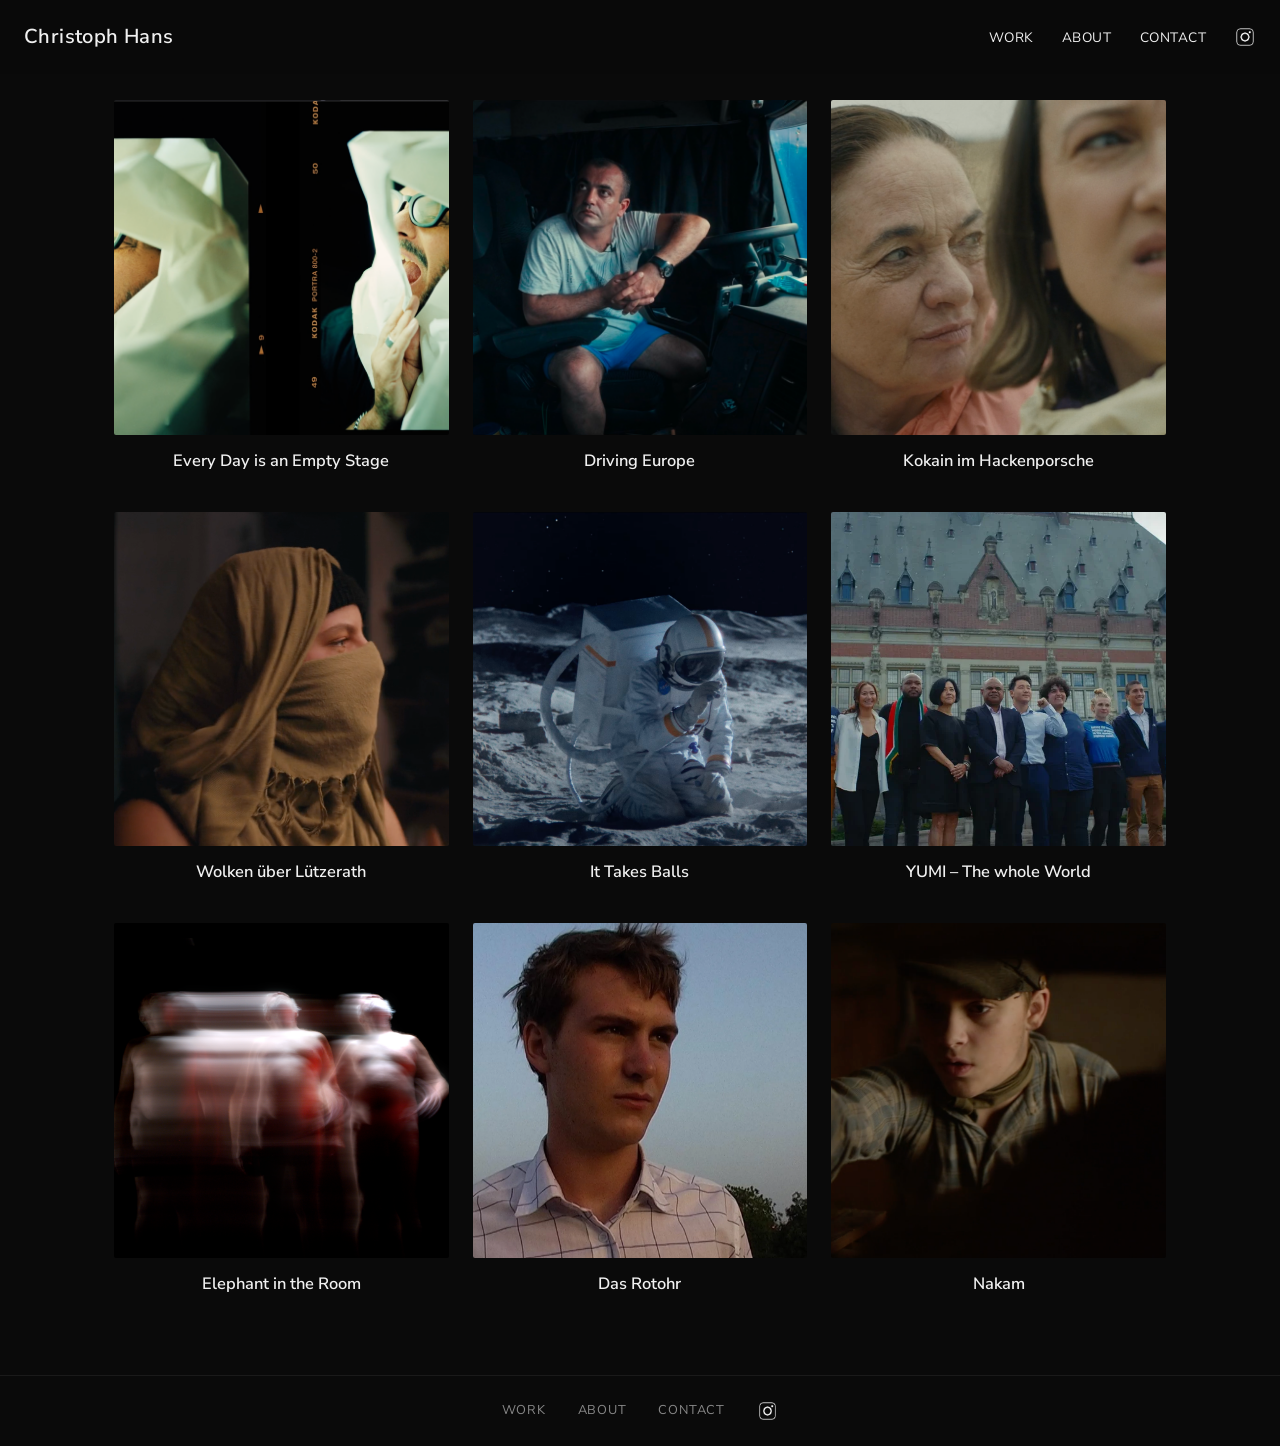
<file: index.html>
<!DOCTYPE html>

<html lang="de">
<head>
<meta charset="utf-8"/>
<meta content="width=device-width, initial-scale=1.0" name="viewport"/>
<title>Work — Christoph Hans — Christoph Hans</title>
<link href="https://fonts.googleapis.com" rel="preconnect"/>
<link crossorigin="" href="https://fonts.gstatic.com" rel="preconnect"/>
<link href="https://fonts.googleapis.com/css2?family=Manrope:wght@300;400;500;600;700;800&amp;family=Nunito+Sans:ital,wght@0,300;0,400;0,600;0,700;1,300;1,400&amp;display=swap" rel="stylesheet"/>
<link href="styles.css" rel="stylesheet"/>
</head>
<body>
<header class="site-header">
<a class="site-logo" href="index.html">Christoph Hans</a>
<button aria-label="Menu" class="menu-toggle">
<span></span><span></span><span></span>
</button>
<nav class="nav-links">
<a href="index.html">Work</a>
<a href="about.html">About</a>
<a href="contact.html">Contact</a>
<a href="https://www.instagram.com/_christophhans/" rel="noopener" target="_blank"><img alt="Instagram" class="insta-logo" src="instagram-white.png"/></a>
</nav>
</header>
<main>
<div class="project-grid">
<a class="project-card" href="every-day-is-an-empty-stage.html">
<span class="thumb"><img alt="Every Day is an Empty Stage" src="__work thumbnails/empty stage.png"/></span>
<span class="title">Every Day is an Empty Stage</span>
</a>
<a class="project-card" href="driving-europe.html">
<span class="thumb"><img alt="Driving Europe" src="__work thumbnails/driving.png"/></span>
<span class="title">Driving Europe</span>
</a>
<a class="project-card" href="kokain-im-hackenporsche.html">
<span class="thumb"><img alt="Kokain im Hackenporsche" src="__work thumbnails/Kokain.png"/></span>
<span class="title">Kokain im Hackenporsche</span>
</a>
<a class="project-card" href="wolken-ueber-luetzerath.html">
<span class="thumb"><img alt="Wolken über Lützerath" src="__work thumbnails/Lu%CC%88tzerath.png"/></span>
<span class="title">Wolken über Lützerath</span>
</a>
<a class="project-card" href="it-takes-balls.html">
<span class="thumb"><img alt="It Takes Balls" src="__work thumbnails/balls.png"/></span>
<span class="title">It Takes Balls</span>
</a>
<a class="project-card" href="yumi.html">
<span class="thumb"><img alt="YUMI - The whole World" src="__work thumbnails/Yumi.webp"/></span>
<span class="title">YUMI – The whole World</span>
</a>
<a class="project-card" href="elephant-in-the-room.html">
<span class="thumb"><img alt="Elephant in the Room" src="__work thumbnails/elephant.png"/></span>
<span class="title">Elephant in the Room</span>
</a>
<a class="project-card" href="das-rotohr.html">
<span class="thumb"><img alt="Das Rotohr" src="__work thumbnails/rotohr.jpg"/></span>
<span class="title">Das Rotohr</span>
</a>
<a class="project-card" href="nakam.html">
<span class="thumb"><img alt="Nakam" src="__work thumbnails/Nakam.png"/></span>
<span class="title">Nakam</span>
</a>
</div>
</main>
<footer class="site-footer">
<a href="index.html">Work</a>
<a href="about.html">About</a>
<a href="contact.html">Contact</a>
<a href="https://www.instagram.com/_christophhans/" rel="noopener" target="_blank"><img alt="Instagram" class="insta-logo" src="instagram-white.png"/></a>
</footer>

<script src="script.js"></script>
</body>
</html>
</file>
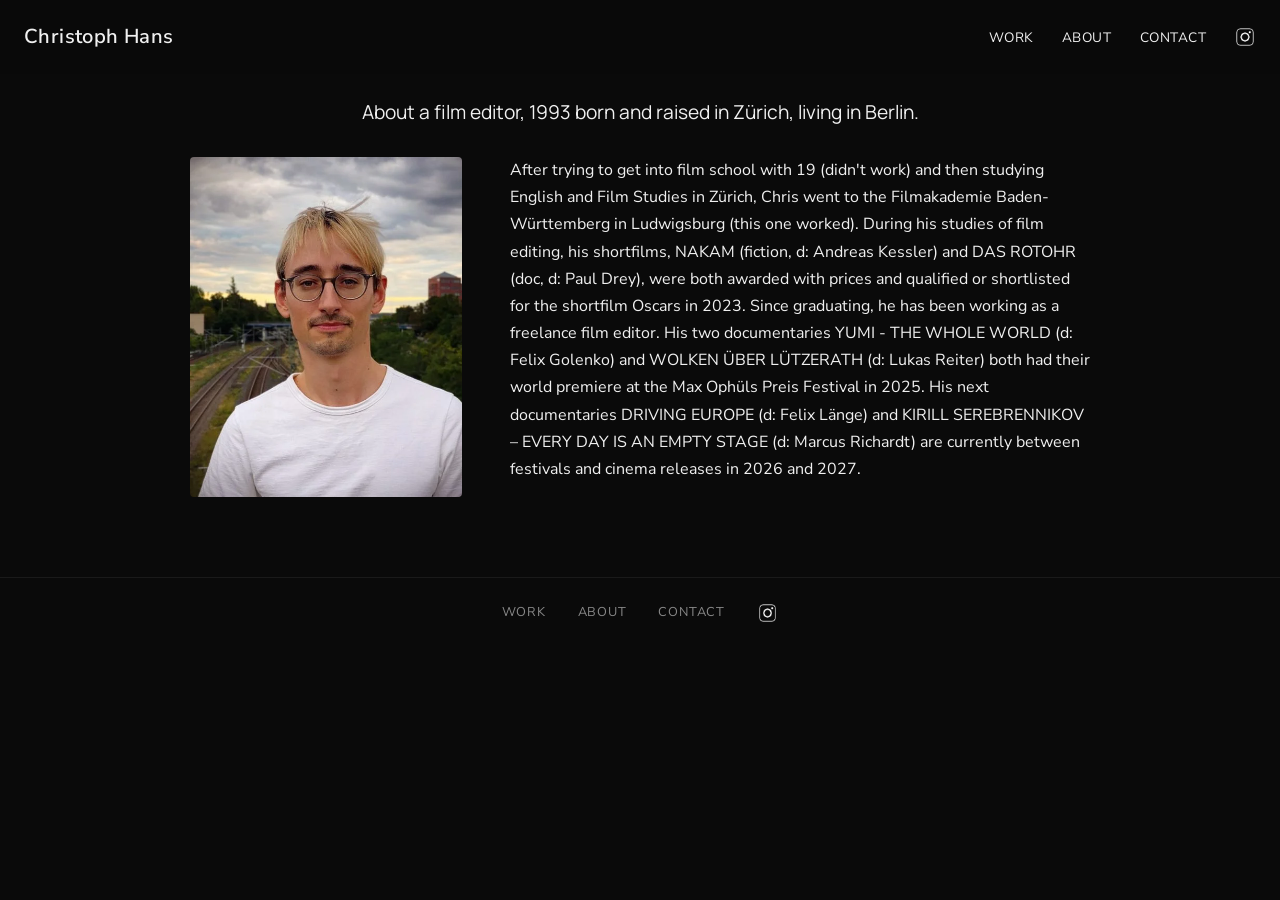
<file: about.html>
<!DOCTYPE html>

<html lang="de">
<head>
<meta charset="utf-8"/>
<meta content="width=device-width, initial-scale=1.0" name="viewport"/>
<title>About — Christoph Hans — Christoph Hans</title>
<link href="https://fonts.googleapis.com" rel="preconnect"/>
<link crossorigin="" href="https://fonts.gstatic.com" rel="preconnect"/>
<link href="https://fonts.googleapis.com/css2?family=Manrope:wght@300;400;500;600;700;800&amp;family=Nunito+Sans:ital,wght@0,300;0,400;0,600;0,700;1,300;1,400&amp;display=swap" rel="stylesheet"/>
<link href="styles.css" rel="stylesheet"/>
</head>
<body>
<header class="site-header">
<a class="site-logo" href="index.html">Christoph Hans</a>
<button aria-label="Menu" class="menu-toggle">
<span></span><span></span><span></span>
</button>
<nav class="nav-links">
<a href="index.html">Work</a>
<a href="about.html">About</a>
<a href="contact.html">Contact</a>
<a href="https://www.instagram.com/_christophhans/" rel="noopener" target="_blank"><img alt="Instagram" class="insta-logo" src="instagram-white.png"/></a>
</nav>
</header>
<main class="about-page">
<h1 class="about-header">About a film editor, 1993 born and raised in Zürich, living in Berlin.</h1><div class="about-layout"><img alt="Christoph Hans" class="about-portrait" src="214039.webp"/><div class="about-content">
<p>After trying to get into film school with 19 (didn't work) and then studying English and Film Studies in Zürich, Chris went to the Filmakademie Baden-Württemberg in Ludwigsburg (this one worked). During his studies of film editing, his shortfilms, NAKAM (fiction, d: Andreas Kessler) and DAS ROTOHR (doc, d: Paul Drey), were both awarded with prices and qualified or shortlisted for the shortfilm Oscars in 2023. Since graduating, he has been working as a freelance film editor. His two documentaries YUMI - THE WHOLE WORLD (d: Felix Golenko) and WOLKEN ÜBER LÜTZERATH (d: Lukas Reiter) both had their world premiere at the Max Ophüls Preis Festival in 2025. His next documentaries DRIVING EUROPE (d: Felix Länge) and KIRILL SEREBRENNIKOV – EVERY DAY IS AN EMPTY STAGE (d: Marcus Richardt) are currently between festivals and cinema releases in 2026 and 2027.</p>
</div></div>


</main>
<footer class="site-footer">
<a href="index.html">Work</a>
<a href="about.html">About</a>
<a href="contact.html">Contact</a>
<a href="https://www.instagram.com/_christophhans/" rel="noopener" target="_blank"><img alt="Instagram" class="insta-logo" src="instagram-white.png"/></a>
</footer>
<script src="script.js"></script>
</body>
</html>
</file>
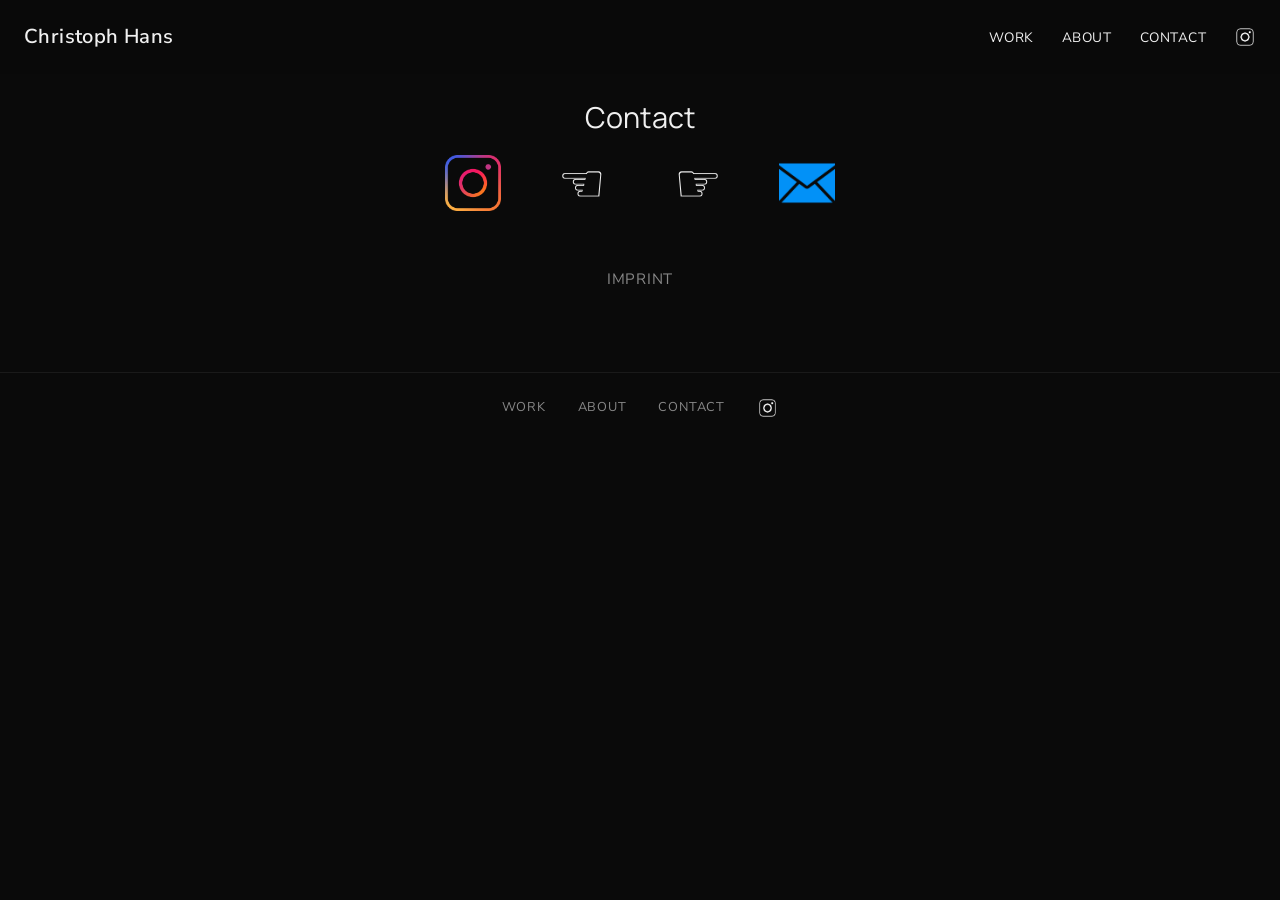
<file: contact.html>
<!DOCTYPE html>

<html lang="de">
<head>
<meta charset="utf-8"/>
<meta content="width=device-width, initial-scale=1.0" name="viewport"/>
<title>Contact — Christoph Hans — Christoph Hans</title>
<link href="https://fonts.googleapis.com" rel="preconnect"/>
<link crossorigin="" href="https://fonts.gstatic.com" rel="preconnect"/>
<link href="https://fonts.googleapis.com/css2?family=Manrope:wght@300;400;500;600;700;800&amp;family=Nunito+Sans:ital,wght@0,300;0,400;0,600;0,700;1,300;1,400&amp;display=swap" rel="stylesheet"/>
<link href="styles.css" rel="stylesheet"/>
</head>
<body>
<header class="site-header">
<a class="site-logo" href="index.html">Christoph Hans</a>
<button aria-label="Menu" class="menu-toggle">
<span></span><span></span><span></span>
</button>
<nav class="nav-links">
<a href="index.html">Work</a>
<a href="about.html">About</a>
<a href="contact.html">Contact</a>
<a href="https://www.instagram.com/_christophhans/" rel="noopener" target="_blank"><img alt="Instagram" class="insta-logo" src="instagram-white.png"/></a>
</nav>
</header>
<main class="contact-page"><div class="contact-content contact-content--icons"><h1 class="contact-title">Contact</h1><div aria-label="Contact links" class="contact-icon-row"><a aria-label="Instagram: _christophhans" class="contact-icon-link" href="https://www.instagram.com/_christophhans/" rel="noopener" target="_blank"><img alt="Instagram" class="contact-icon-image" src="contact-instagram.webp"/></a><span aria-hidden="true" class="contact-hand contact-hand--reverse">☞</span><span aria-hidden="true" class="contact-hand">☞</span><a aria-label="Email Christoph Hans" class="contact-icon-link" href="mailto:christoph.hans@outlook.com"><img alt="Email" class="contact-icon-image" src="contact-email.webp"/></a></div><a class="contact-imprint" href="imprint.html">Imprint</a></div></main>
<footer class="site-footer">
<a href="index.html">Work</a>
<a href="about.html">About</a>
<a href="contact.html">Contact</a>
<a href="https://www.instagram.com/_christophhans/" rel="noopener" target="_blank"><img alt="Instagram" class="insta-logo" src="instagram-white.png"/></a>
</footer>
<script src="script.js"></script>
</body>
</html>
</file>
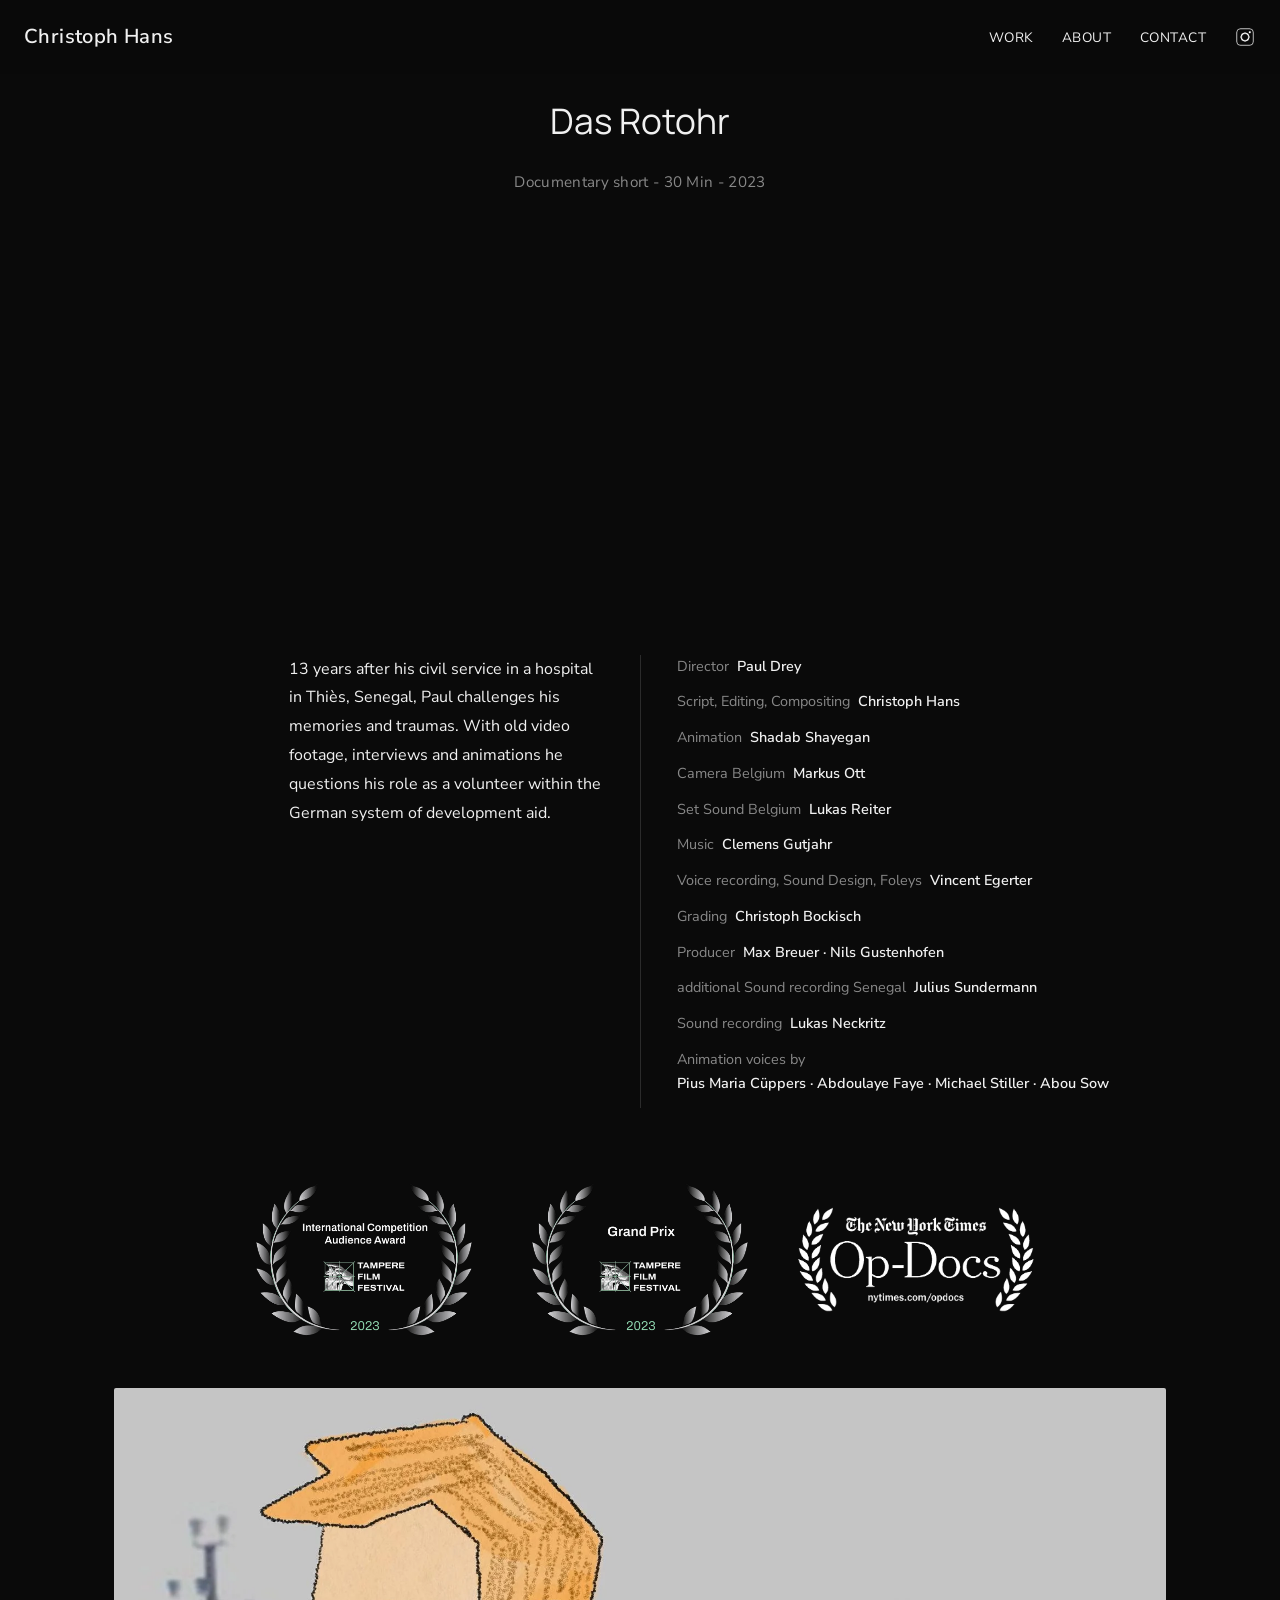
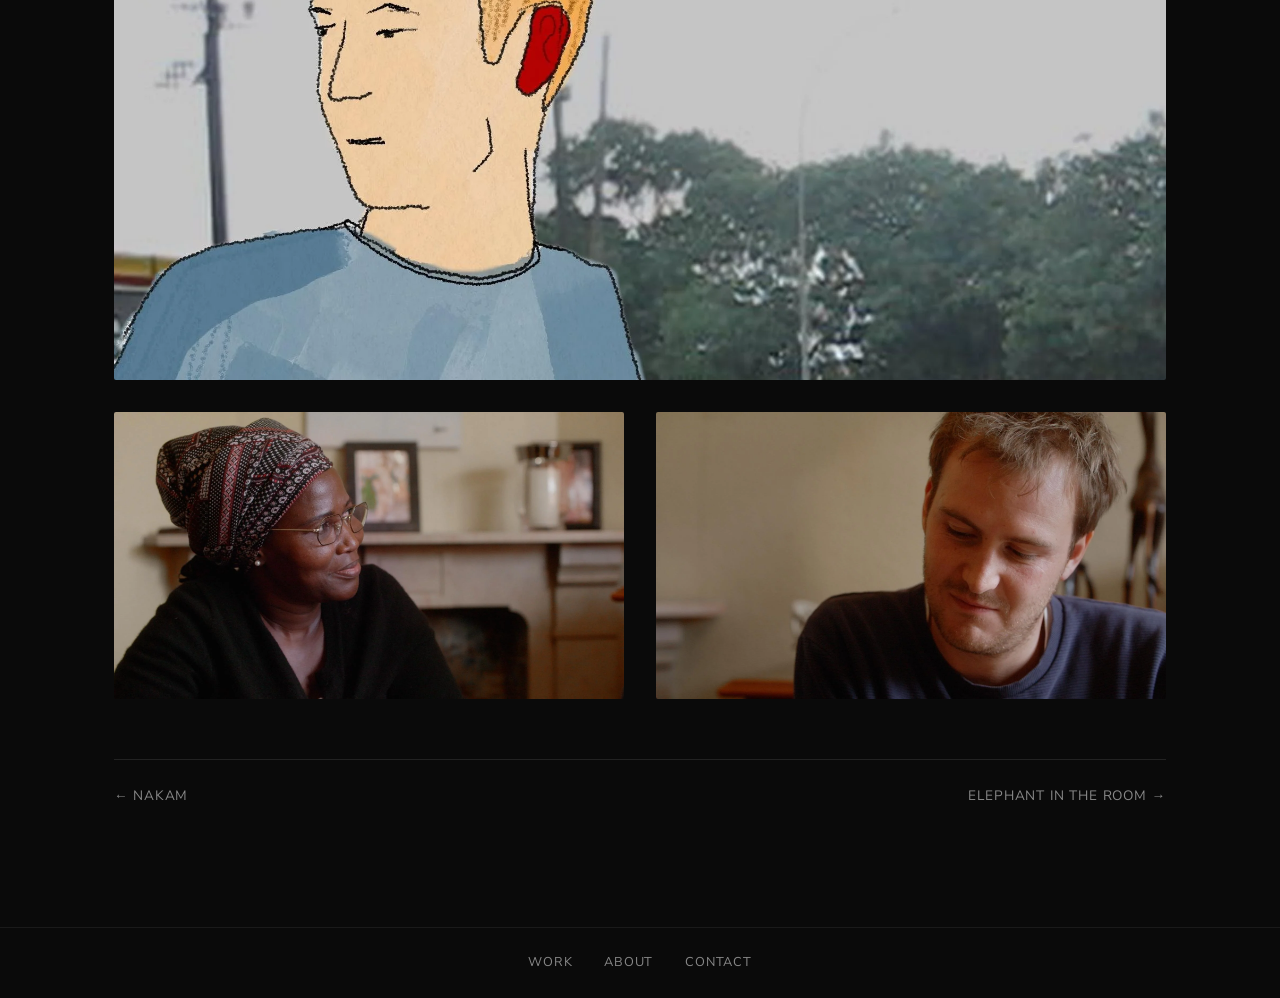
<file: das-rotohr.html>
<!DOCTYPE html>

<html lang="de">
<head>
<meta charset="utf-8"/>
<meta content="width=device-width, initial-scale=1.0" name="viewport"/>
<title>Das Rotohr — Christoph Hans</title>
<link href="https://fonts.googleapis.com" rel="preconnect"/>
<link crossorigin="" href="https://fonts.gstatic.com" rel="preconnect"/>
<link href="https://fonts.googleapis.com/css2?family=Manrope:wght@300;400;500;600;700;800&amp;family=Nunito+Sans:ital,wght@0,300;0,400;0,600;0,700;1,300;1,400&amp;display=swap" rel="stylesheet"/>
<link href="styles.css" rel="stylesheet"/>
</head>
<body>
<header class="site-header">
<a class="site-logo" href="index.html">Christoph Hans</a>
<button aria-label="Menu" class="menu-toggle">
<span></span><span></span><span></span>
</button>
<nav class="nav-links">
<a href="index.html">Work</a>
<a href="about.html">About</a>
<a href="contact.html">Contact</a>
<a href="https://www.instagram.com/_christophhans/" rel="noopener" target="_blank"><img alt="Instagram" class="insta-logo" src="instagram-white.png"/></a>
</nav>
</header>
<main>
<h1 class="project-title">Das Rotohr</h1>
<section aria-label="Project overview" class="project-overview project-overview--das-rotohr"><p class="project-meta">Documentary short - 30 Min - 2023</p><div class="project-video"><iframe allow="accelerometer; autoplay; clipboard-write; encrypted-media; gyroscope; picture-in-picture; web-share" allowfullscreen="" frameborder="0" height="315" referrerpolicy="strict-origin-when-cross-origin" src="https://www.youtube.com/embed/hkEZ2OiFVl4?si=B77hx4jfPJhMHMuo" title="YouTube video player" width="560"></iframe></div><div class="project-synopsis"><p>13 years after his civil service in a hospital in Thiès, Senegal, Paul challenges his memories and traumas. With old video footage, interviews and animations he questions his role as a volunteer within the German system of development aid.</p></div><div class="project-credits"><p>Director  <strong class="talent">Paul Drey</strong></p><p>Script, Editing, Compositing  <strong class="talent">Christoph Hans</strong></p><p>Animation  <strong class="talent">Shadab Shayegan</strong></p><p>Camera Belgium  <strong class="talent">Markus Ott</strong></p><p>Set Sound Belgium  <strong class="talent">Lukas Reiter</strong></p><p>Music  <strong class="talent">Clemens Gutjahr</strong></p><p>Voice recording, Sound Design, Foleys  <strong class="talent">Vincent Egerter</strong></p><p>Grading  <strong class="talent">Christoph Bockisch</strong></p><p>Producer  <strong class="talent">Max Breuer · Nils Gustenhofen</strong></p><p>additional Sound recording Senegal  <strong class="talent">Julius Sundermann</strong></p><p>Sound recording  <strong class="talent">Lukas Neckritz</strong></p><p>Animation voices by<br/><strong class="talent">Pius Maria Cüppers · Abdoulaye Faye · Michael Stiller · Abou Sow</strong></p></div></section>
<div class="project-laurels project-laurels--rotohr">
<img alt="Laurel" src="Das Rotohr — Christoph Hans/audience-award-white.png"/><img alt="Laurel" src="Das Rotohr — Christoph Hans/grand-prix-white.png"/><img alt="Laurel" src="Das Rotohr — Christoph Hans/nyt-opdocs-white.png"/></div>
<div class="project-images">
<img alt="Das Rotohr" src="Das Rotohr — Christoph Hans/43416fecabdf9afbbb1ae315815e0093a5670f4e-1920x1080.jpg"/><img alt="Das Rotohr" src="Das Rotohr — Christoph Hans/54a93cff73f84e6435e403a783dc9cbc12756879-1920x1080.jpg"/><img alt="Das Rotohr" src="Das Rotohr — Christoph Hans/627760e5eb863bc554281684a5e6a83c0795337d-1920x1080.jpg"/></div>
<div class="project-nav"><a class="project-previous" href="nakam.html">← Nakam</a><a class="project-next" href="elephant-in-the-room.html">Elephant in the Room →</a></div>
</main>
<footer class="site-footer">
<a href="index.html">Work</a>
<a href="about.html">About</a>
<a href="contact.html">Contact</a>
</footer>
<script src="script.js"></script>
</body>
</html>
</file>
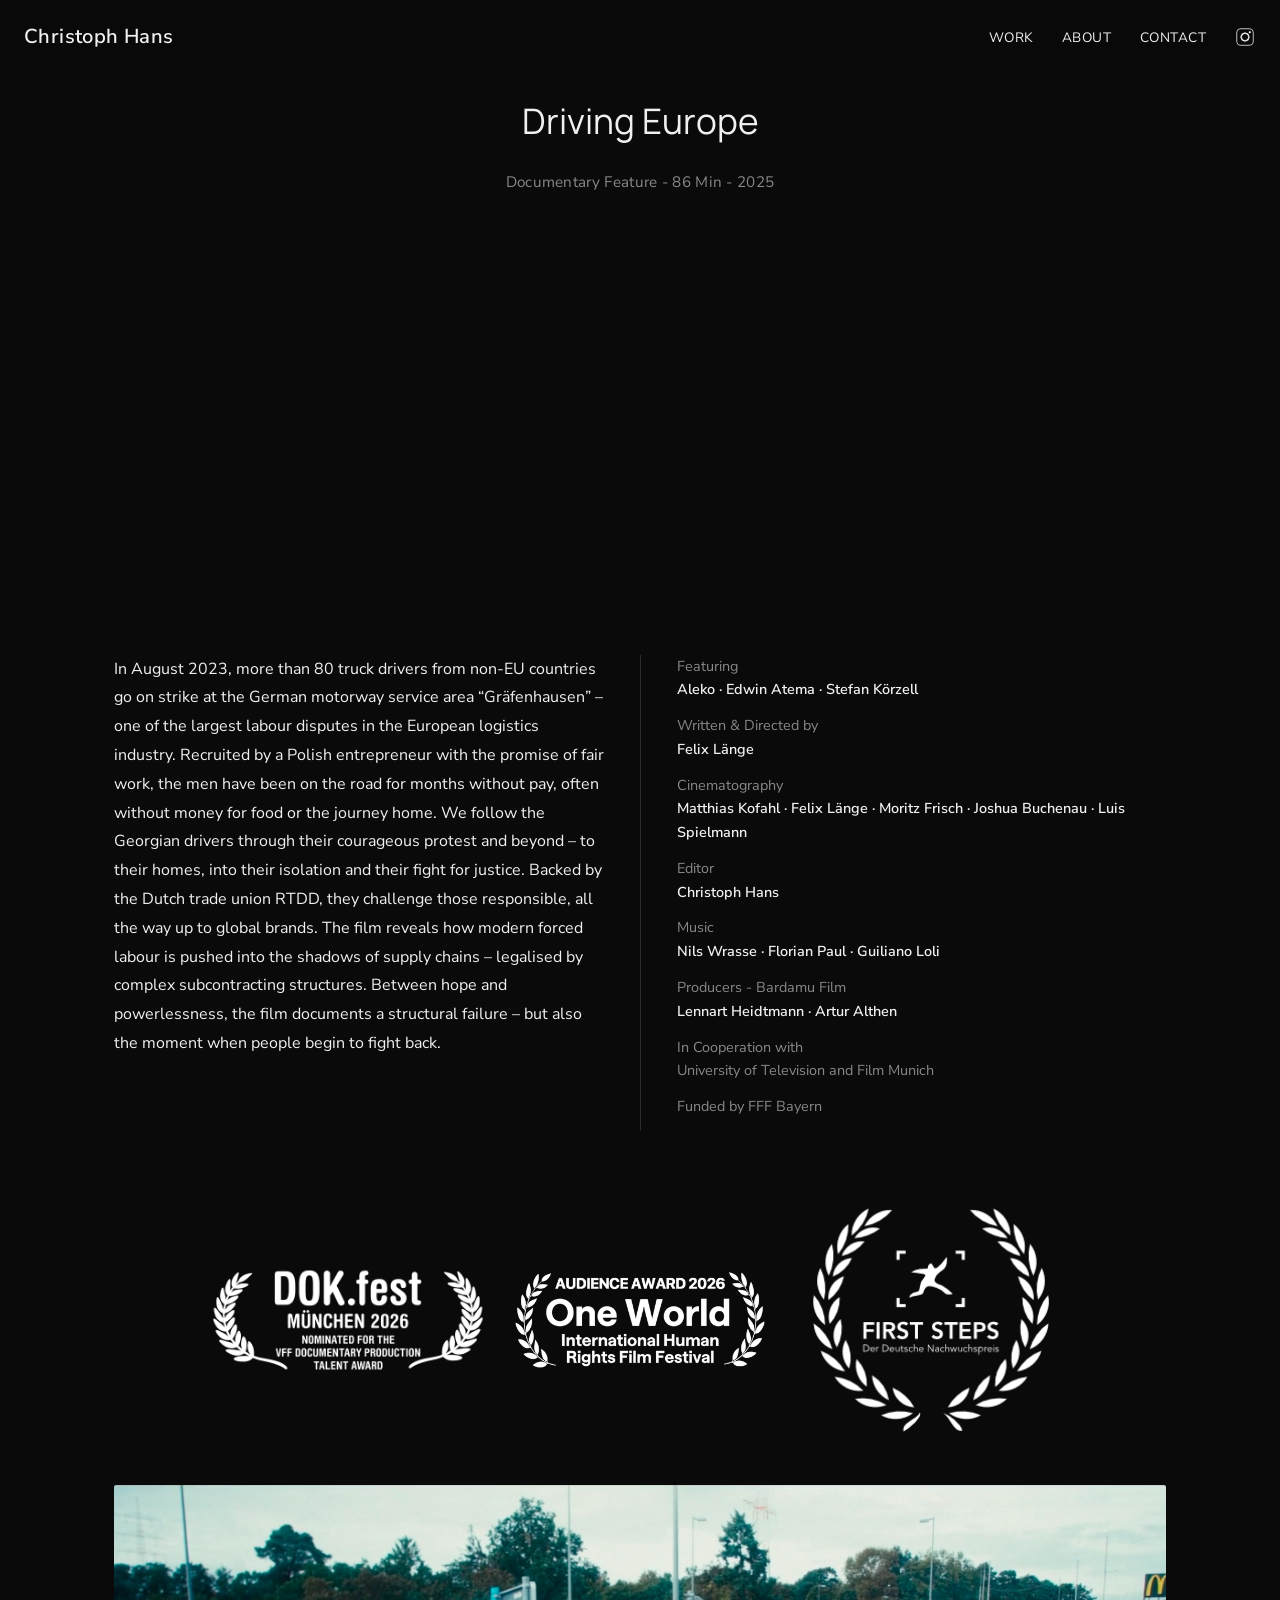
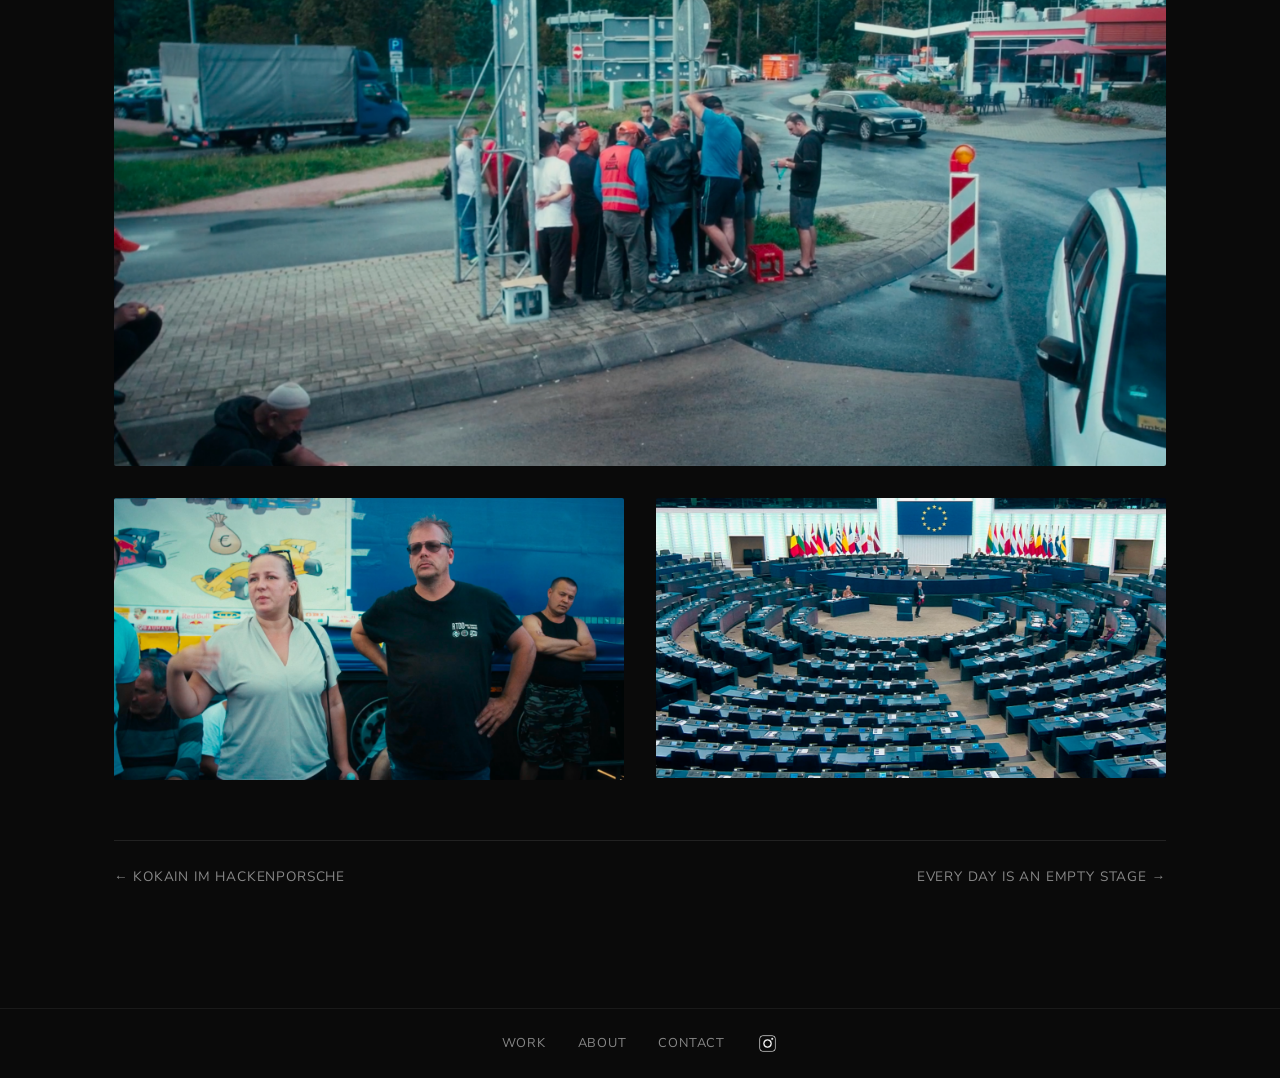
<file: driving-europe.html>
<!DOCTYPE html>

<html lang="de">
<head>
<meta charset="utf-8"/>
<meta content="width=device-width, initial-scale=1.0" name="viewport"/>
<title>Driving Europe — Christoph Hans</title>
<link href="https://fonts.googleapis.com" rel="preconnect"/>
<link crossorigin="" href="https://fonts.gstatic.com" rel="preconnect"/>
<link href="https://fonts.googleapis.com/css2?family=Manrope:wght@300;400;500;600;700;800&amp;family=Nunito+Sans:ital,wght@0,300;0,400;0,600;0,700;1,300;1,400&amp;display=swap" rel="stylesheet"/>
<link href="styles.css" rel="stylesheet"/>
</head>
<body>
<header class="site-header">
<a class="site-logo" href="index.html">Christoph Hans</a>
<button aria-label="Menu" class="menu-toggle">
<span></span><span></span><span></span>
</button>
<nav class="nav-links">
<a href="index.html">Work</a>
<a href="about.html">About</a>
<a href="contact.html">Contact</a>
<a href="https://www.instagram.com/_christophhans/" rel="noopener" target="_blank"><img alt="Instagram" class="insta-logo" src="instagram-white.png"/></a>
</nav>
</header>
<main>
<h1 class="project-title">Driving Europe</h1>
<section aria-label="Project overview" class="project-overview project-overview--driving-europe"><p class="project-meta">Documentary Feature - 86 Min - 2025</p><div class="project-video"><iframe allow="accelerometer; autoplay; clipboard-write; encrypted-media; gyroscope; picture-in-picture; web-share" allowfullscreen="" frameborder="0" height="315" referrerpolicy="strict-origin-when-cross-origin" src="https://www.youtube.com/embed/WZkTDgcNcxM?si=Y6uZeu7rUsBB2-fZ" title="YouTube video player" width="560"></iframe></div><div class="project-synopsis"><p>In August 2023, more than 80 truck drivers from non-EU countries go on strike at the German motorway service area “Gräfenhausen” – one of the largest labour disputes in the European logistics industry. Recruited by a Polish entrepreneur with the promise of fair work, the men have been on the road for months without pay, often without money for food or the journey home. We follow the Georgian drivers through their courageous protest and beyond – to their homes, into their isolation and their fight for justice. Backed by the Dutch trade union RTDD, they challenge those responsible, all the way up to global brands. The film reveals how modern forced labour is pushed into the shadows of supply chains – legalised by complex subcontracting structures. Between hope and powerlessness, the film documents a structural failure – but also the moment when people begin to fight back.</p></div><div class="project-credits"><p>Featuring<br/><strong class="talent">Aleko · Edwin Atema · Stefan Körzell</strong></p><p>Written &amp; Directed by<br/><strong class="talent">Felix Länge</strong></p><p>Cinematography<br/><strong class="talent">Matthias Kofahl · Felix Länge · Moritz Frisch · Joshua Buchenau · Luis Spielmann</strong></p><p>Editor<br/><strong class="talent">Christoph Hans</strong></p><p>Music<br/><strong class="talent">Nils Wrasse · Florian Paul · Guiliano Loli</strong></p><p>Producers - Bardamu Film<br/><strong class="talent">Lennart Heidtmann · Artur Althen</strong></p><p>In Cooperation with<br/>University of Television and Film Munich</p><p>Funded by FFF Bayern</p></div></section>
<div class="project-laurels project-laurels--driving">
<img alt="Laurel" src="Driving Europe — Christoph Hans/lorbeer-dokfest-muenchen-2026.webp"/><img alt="Laurel" src="Driving Europe — Christoph Hans/audience-award-laurell.png"/><img alt="Laurel" src="Driving Europe — Christoph Hans/frist-steps.png"/></div>
<div class="project-images">
<img alt="Driving Europe" src="Driving Europe — Christoph Hans/Screenshot-2026-10-23-at-15-25-31.png"/><img alt="Driving Europe" src="Driving Europe — Christoph Hans/Screenshot-2026-10-23-at-15-26-38.png"/><img alt="Driving Europe" src="Driving Europe — Christoph Hans/Screenshot-2026-10-23-at-15-31-05.png"/></div>
<div class="project-nav"><a class="project-previous" href="kokain-im-hackenporsche.html">← Kokain im Hackenporsche</a><a class="project-next" href="every-day-is-an-empty-stage.html">Every Day is an Empty Stage →</a></div>
</main>
<footer class="site-footer">
<a href="index.html">Work</a>
<a href="about.html">About</a>
<a href="contact.html">Contact</a>
<a href="https://www.instagram.com/_christophhans/" rel="noopener" target="_blank"><img alt="Instagram" class="insta-logo" src="instagram-white.png"/></a>
</footer>
<script src="script.js"></script>
</body>
</html>
</file>
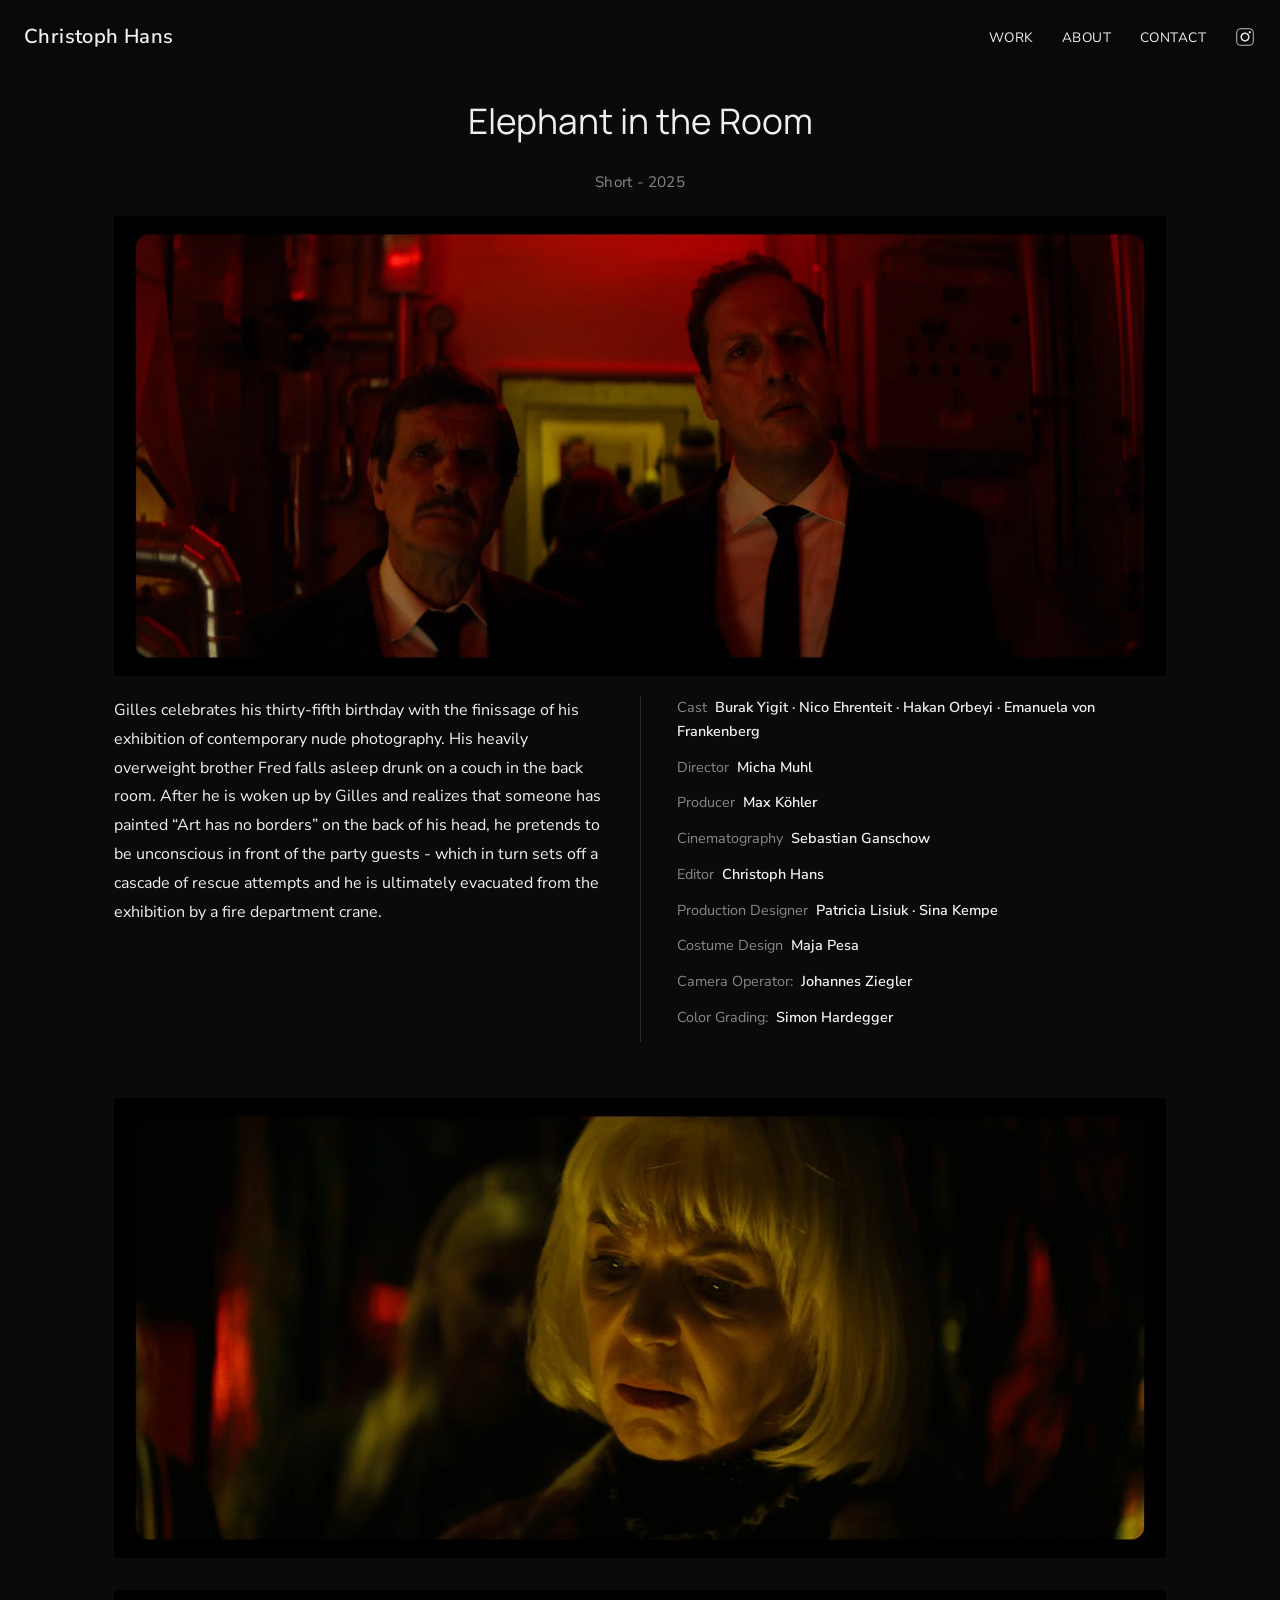
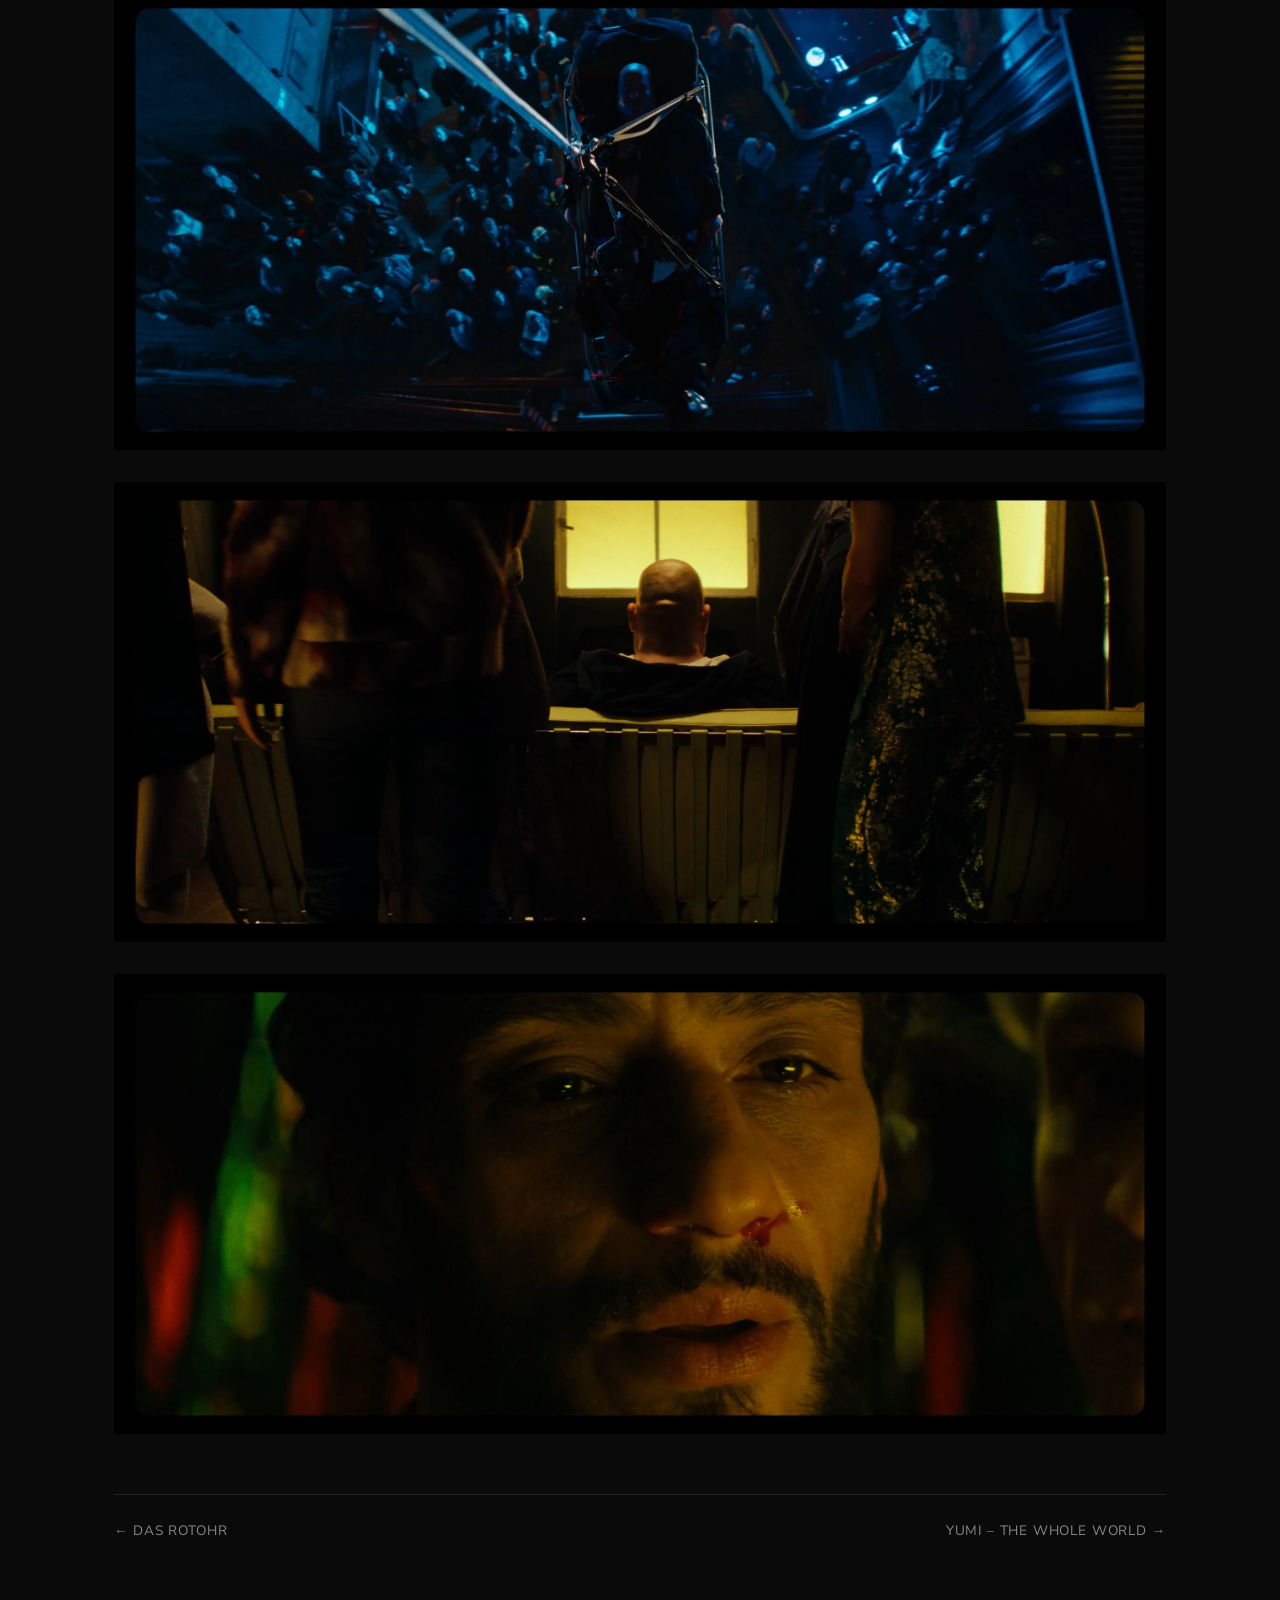
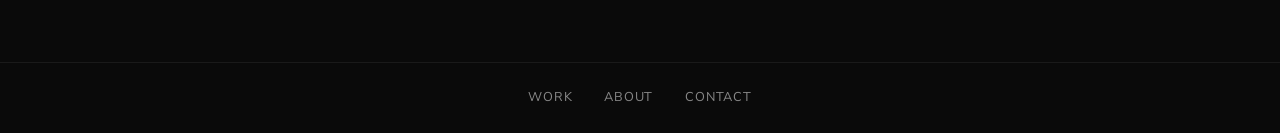
<file: elephant-in-the-room.html>
<!DOCTYPE html>

<html lang="de">
<head>
<meta charset="utf-8"/>
<meta content="width=device-width, initial-scale=1.0" name="viewport"/>
<title>Elephant in the Room — Christoph Hans</title>
<link href="https://fonts.googleapis.com" rel="preconnect"/>
<link crossorigin="" href="https://fonts.gstatic.com" rel="preconnect"/>
<link href="https://fonts.googleapis.com/css2?family=Manrope:wght@300;400;500;600;700;800&amp;family=Nunito+Sans:ital,wght@0,300;0,400;0,600;0,700;1,300;1,400&amp;display=swap" rel="stylesheet"/>
<link href="styles.css" rel="stylesheet"/>
</head>
<body>
<header class="site-header">
<a class="site-logo" href="index.html">Christoph Hans</a>
<button aria-label="Menu" class="menu-toggle">
<span></span><span></span><span></span>
</button>
<nav class="nav-links">
<a href="index.html">Work</a>
<a href="about.html">About</a>
<a href="contact.html">Contact</a>
<a href="https://www.instagram.com/_christophhans/" rel="noopener" target="_blank"><img alt="Instagram" class="insta-logo" src="instagram-white.png"/></a>
</nav>
</header>
<main>
<h1 class="project-title">Elephant in the Room</h1>
<section aria-label="Project overview" class="project-overview project-overview--elephant-in-the-room"><p class="project-meta">Short - 2025</p><div class="project-lead-image"><img alt="Elephant in the Room" src="Elephant in the Room — Christoph Hans/Elephant_1-1-3_Copyright-Filmakademie-Baden-Württemberg.jpg"/></div><div class="project-synopsis"><p>Gilles celebrates his thirty-fifth birthday with the finissage of his exhibition of contemporary nude photography. His heavily overweight brother Fred falls asleep drunk on a couch in the back room. After he is woken up by Gilles and realizes that someone has painted “Art has no borders” on the back of his head, he pretends to be unconscious in front of the party guests - which in turn sets off a cascade of rescue attempts and he is ultimately evacuated from the exhibition by a fire department crane.</p></div><div class="project-credits"><p>Cast  <strong class="talent">Burak Yigit · Nico Ehrenteit · Hakan Orbeyi · Emanuela von Frankenberg</strong></p><p>Director  <strong class="talent">Micha Muhl</strong></p><p>Producer  <strong class="talent">Max Köhler</strong></p><p>Cinematography  <strong class="talent">Sebastian Ganschow</strong></p><p>Editor  <strong class="talent">Christoph Hans</strong></p><p>Production Designer  <strong class="talent">Patricia Lisiuk · Sina Kempe</strong></p><p>Costume Design  <strong class="talent">Maja Pesa</strong></p><p>Camera Operator:  <strong class="talent">Johannes Ziegler</strong></p><p>Color Grading:  <strong class="talent">Simon Hardegger</strong></p></div></section>
<div class="project-images project-images--elephant">
<figure class="project-image-frame"><img alt="Elephant in the Room" src="Elephant in the Room — Christoph Hans/Elephant_1-1-6_Copyright-Filmakademie-Baden-Württemberg.jpg"/></figure><figure class="project-image-frame"><img alt="Elephant in the Room" src="Elephant in the Room — Christoph Hans/Elephant_1-1-12_Copyright-Filmakademie-Baden-Württemberg.jpg"/></figure><figure class="project-image-frame"><img alt="Elephant in the Room" src="Elephant in the Room — Christoph Hans/Elephant_1-1-1_Copyright-Filmakademie-Baden-Württemberg.jpg"/></figure><figure class="project-image-frame"><img alt="Elephant in the Room" src="Elephant in the Room — Christoph Hans/Elephant_1-1-9_Copyright-Filmakademie-Baden-Württemberg.jpg"/></figure></div>
<div class="project-nav"><a class="project-previous" href="das-rotohr.html">← Das Rotohr</a><a class="project-next" href="yumi.html">YUMI – The whole World →</a></div>
</main>
<footer class="site-footer">
<a href="index.html">Work</a>
<a href="about.html">About</a>
<a href="contact.html">Contact</a>
</footer>
<script src="script.js"></script>
</body>
</html>
</file>
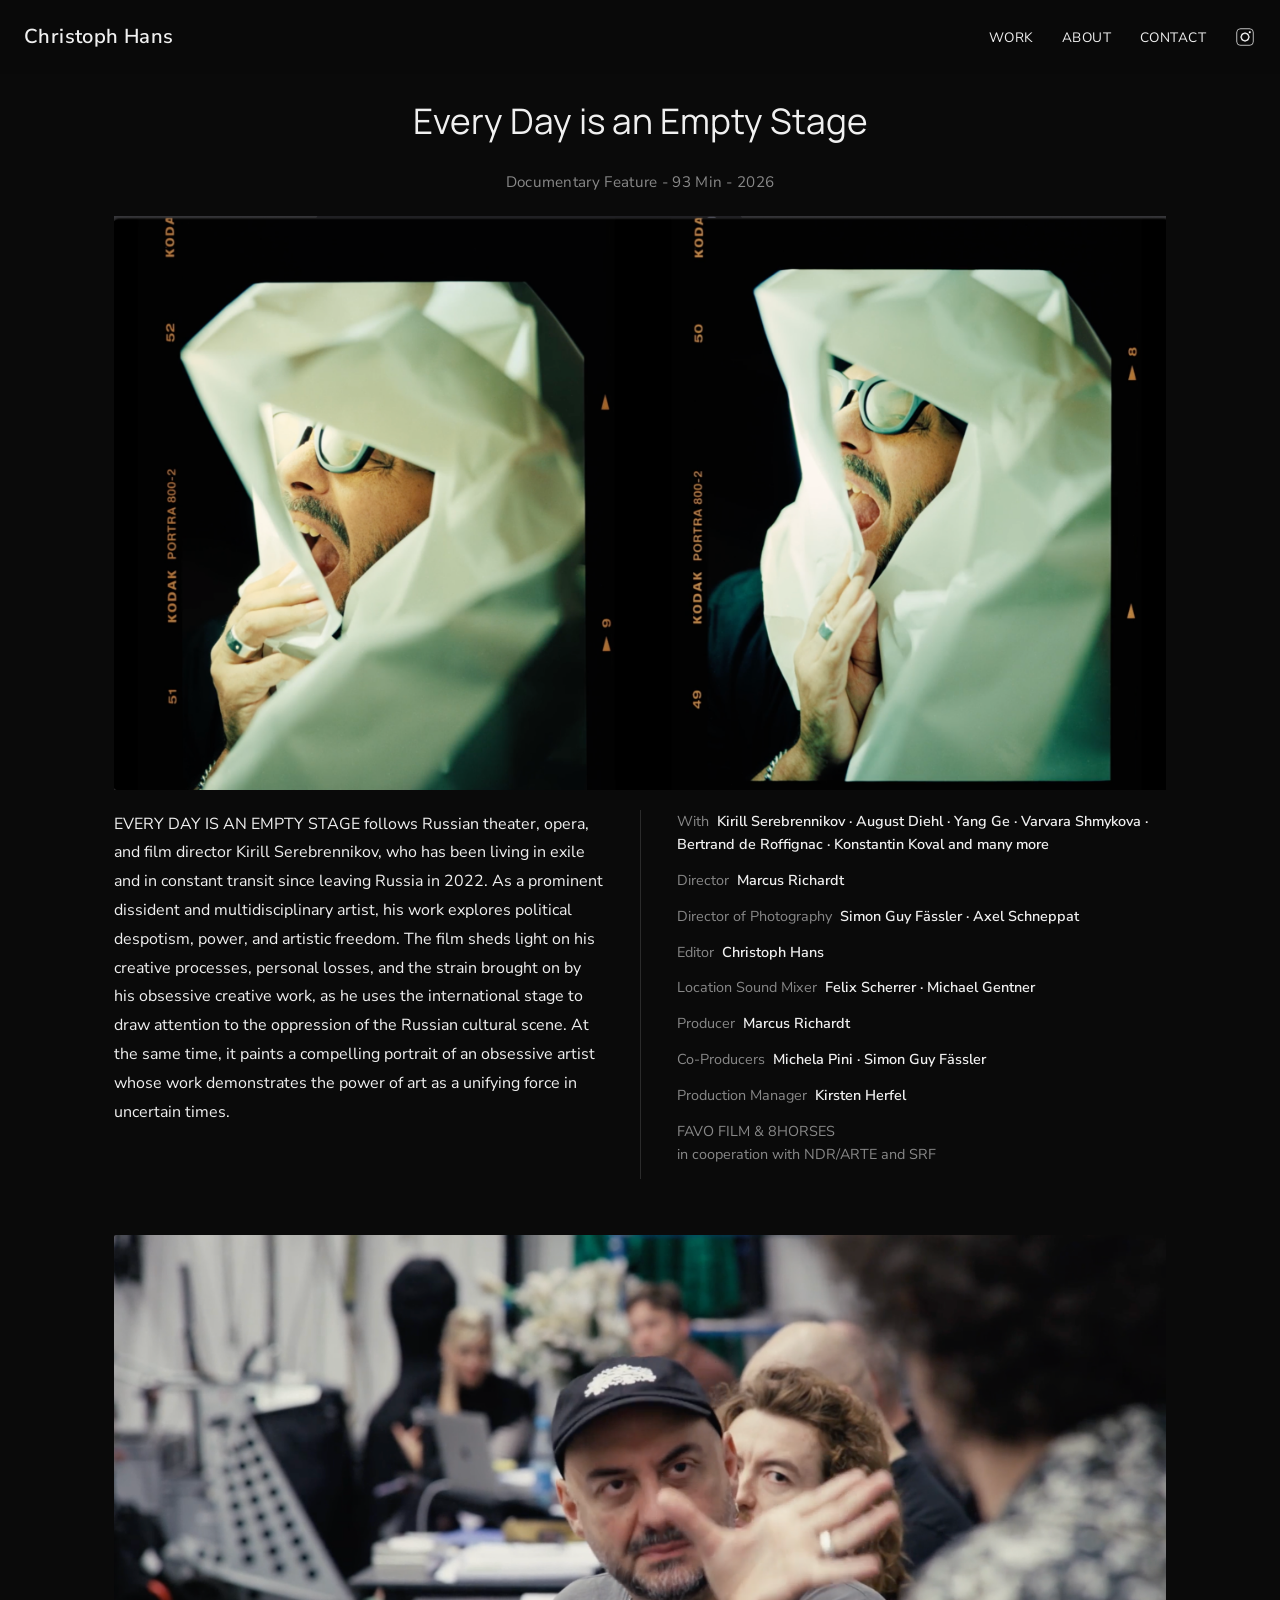
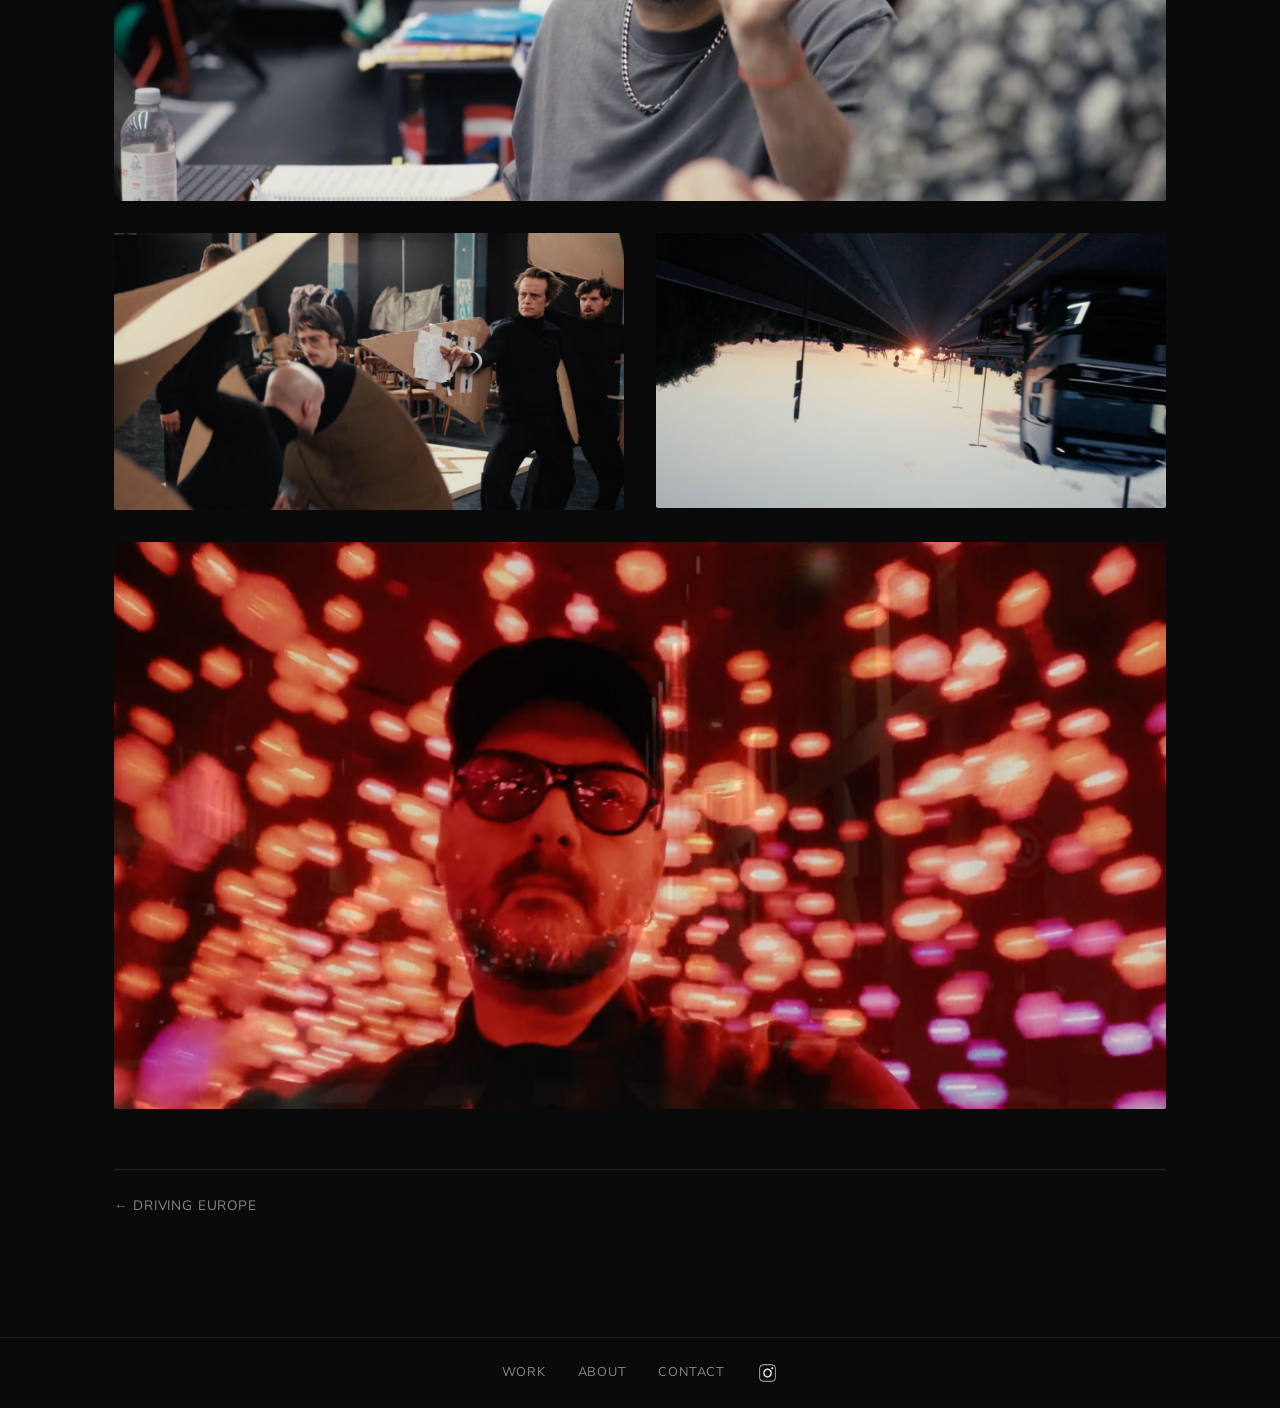
<file: every-day-is-an-empty-stage.html>
<!DOCTYPE html>

<html lang="de">
<head>
<meta charset="utf-8"/>
<meta content="width=device-width, initial-scale=1.0" name="viewport"/>
<title>Every Day is an Empty Stage — Christoph Hans</title>
<link href="https://fonts.googleapis.com" rel="preconnect"/>
<link crossorigin="" href="https://fonts.gstatic.com" rel="preconnect"/>
<link href="https://fonts.googleapis.com/css2?family=Manrope:wght@300;400;500;600;700;800&amp;family=Nunito+Sans:ital,wght@0,300;0,400;0,600;0,700;1,300;1,400&amp;display=swap" rel="stylesheet"/>
<link href="styles.css" rel="stylesheet"/>
</head>
<body>
<header class="site-header">
<a class="site-logo" href="index.html">Christoph Hans</a>
<button aria-label="Menu" class="menu-toggle">
<span></span><span></span><span></span>
</button>
<nav class="nav-links">
<a href="index.html">Work</a>
<a href="about.html">About</a>
<a href="contact.html">Contact</a>
<a href="https://www.instagram.com/_christophhans/" rel="noopener" target="_blank"><img alt="Instagram" class="insta-logo" src="instagram-white.png"/></a>
</nav>
</header>
<main>
<h1 class="project-title">Every Day is an Empty Stage</h1>
<section aria-label="Project overview" class="project-overview project-overview--every-day-is-an-empty-stage"><p class="project-meta">Documentary Feature - 93 Min - 2026</p><div class="project-lead-image"><img alt="Every Day is an Empty Stage" src="Every Day is an Empty Stage — Christoph Hans/Screenshot-2026-10-23-at-14-31-32.png"/></div><div class="project-synopsis"><p>EVERY DAY IS AN EMPTY STAGE follows Russian theater, opera, and film director Kirill Serebrennikov, who has been living in exile and in constant transit since leaving Russia in 2022. As a prominent dissident and multidisciplinary artist, his work explores political despotism, power, and artistic freedom. The film sheds light on his creative processes, personal losses, and the strain brought on by his obsessive creative work, as he uses the international stage to draw attention to the oppression of the Russian cultural scene. At the same time, it paints a compelling portrait of an obsessive artist whose work demonstrates the power of art as a unifying force in uncertain times.</p></div><div class="project-credits"><p>With  <strong class="talent">Kirill Serebrennikov · August Diehl · Yang Ge · Varvara Shmykova · Bertrand de Roffignac · Konstantin Koval and many more</strong></p><p>Director  <strong class="talent">Marcus Richardt</strong></p><p>Director of Photography  <strong class="talent">Simon Guy Fässler · Axel Schneppat</strong></p><p>Editor  <strong class="talent">Christoph Hans</strong></p><p>Location Sound Mixer  <strong class="talent">Felix Scherrer · Michael Gentner</strong></p><p>Producer  <strong class="talent">Marcus Richardt</strong></p><p>Co-Producers  <strong class="talent">Michela Pini · Simon Guy Fässler</strong></p><p>Production Manager  <strong class="talent">Kirsten Herfel</strong></p><p>FAVO FILM &amp; 8HORSES<br/><span style="font-size: 14.4px;">in cooperation with NDR/ARTE and SRF</span><br/></p></div></section>
<div class="project-cast">
</div>
<div class="project-production">
</div>
<div class="project-images">
<img alt="Every Day is an Empty Stage" src="Every Day is an Empty Stage — Christoph Hans/Screenshot-2026-10-23-at-15-08-00.png"/><img alt="Every Day is an Empty Stage" src="Every Day is an Empty Stage — Christoph Hans/Screenshot-2026-10-23-at-15-10-26.png"/><img alt="Every Day is an Empty Stage" src="Every Day is an Empty Stage — Christoph Hans/Screenshot-2026-10-23-at-15-06-47.png"/><img alt="Every Day is an Empty Stage" src="Every Day is an Empty Stage — Christoph Hans/Screenshot-2026-10-23-at-15-08-25.png"/></div>
<div class="project-nav"><a class="project-previous" href="driving-europe.html">← Driving Europe</a><span></span></div>
</main>
<footer class="site-footer">
<a href="index.html">Work</a>
<a href="about.html">About</a>
<a href="contact.html">Contact</a>
<a href="https://www.instagram.com/_christophhans/" rel="noopener" target="_blank"><img alt="Instagram" class="insta-logo" src="instagram-white.png"/></a>
</footer>
<script src="script.js"></script>
</body>
</html>
</file>
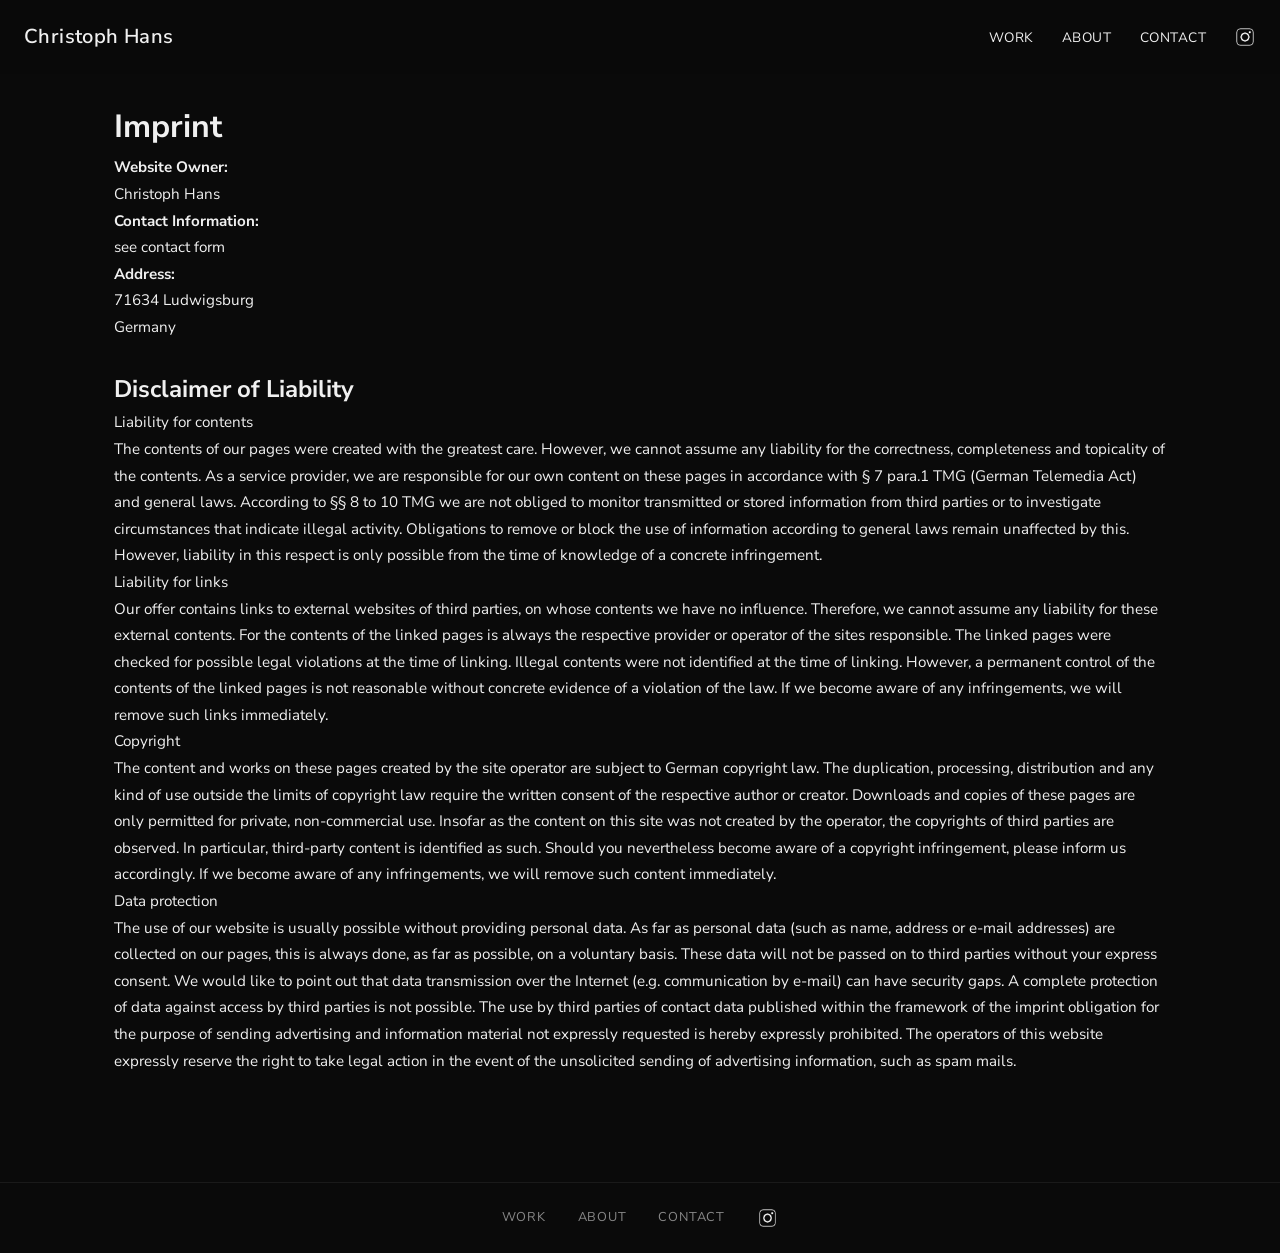
<file: imprint.html>
<!DOCTYPE html>

<html lang="de">
<head>
<meta charset="utf-8"/>
<meta content="width=device-width, initial-scale=1.0" name="viewport"/>
<title>Imprint — Christoph Hans — Christoph Hans</title>
<link href="https://fonts.googleapis.com" rel="preconnect"/>
<link crossorigin="" href="https://fonts.gstatic.com" rel="preconnect"/>
<link href="https://fonts.googleapis.com/css2?family=Manrope:wght@300;400;500;600;700;800&amp;family=Nunito+Sans:ital,wght@0,300;0,400;0,600;0,700;1,300;1,400&amp;display=swap" rel="stylesheet"/>
<link href="styles.css" rel="stylesheet"/>
</head>
<body>
<header class="site-header">
<a class="site-logo" href="index.html">Christoph Hans</a>
<button aria-label="Menu" class="menu-toggle">
<span></span><span></span><span></span>
</button>
<nav class="nav-links">
<a href="index.html">Work</a>
<a href="about.html">About</a>
<a href="contact.html">Contact</a>
<a href="https://www.instagram.com/_christophhans/" rel="noopener" target="_blank"><img alt="Instagram" class="insta-logo" src="instagram-white.png"/></a>
</nav>
</header>
<main>
<h1 class="page-title">Imprint</h1>
<div class="imprint-content">
<div class="imprint-section">
<p><strong>Website Owner:</strong><br/>Christoph Hans</p>
<p><strong>Contact Information:</strong><br/>see contact form</p>
<p><strong>Address:</strong><br/>71634 Ludwigsburg<br/>Germany</p>
</div>
<div class="imprint-section">
<h2>Disclaimer of Liability</h2>
<p>Liability for contents<br/>The contents of our pages were created with the greatest care. However, we cannot assume any liability for the correctness, completeness and topicality of the contents. As a service provider, we are responsible for our own content on these pages in accordance with § 7 para.1 TMG (German Telemedia Act) and general laws. According to §§ 8 to 10 TMG we are not obliged to monitor transmitted or stored information from third parties or to investigate circumstances that indicate illegal activity. Obligations to remove or block the use of information according to general laws remain unaffected by this. However, liability in this respect is only possible from the time of knowledge of a concrete infringement.</p>
<p>Liability for links<br/>Our offer contains links to external websites of third parties, on whose contents we have no influence. Therefore, we cannot assume any liability for these external contents. For the contents of the linked pages is always the respective provider or operator of the sites responsible. The linked pages were checked for possible legal violations at the time of linking. Illegal contents were not identified at the time of linking. However, a permanent control of the contents of the linked pages is not reasonable without concrete evidence of a violation of the law. If we become aware of any infringements, we will remove such links immediately.</p>
<p>Copyright<br/>The content and works on these pages created by the site operator are subject to German copyright law. The duplication, processing, distribution and any kind of use outside the limits of copyright law require the written consent of the respective author or creator. Downloads and copies of these pages are only permitted for private, non-commercial use. Insofar as the content on this site was not created by the operator, the copyrights of third parties are observed. In particular, third-party content is identified as such. Should you nevertheless become aware of a copyright infringement, please inform us accordingly. If we become aware of any infringements, we will remove such content immediately.</p>
<p>Data protection<br/>The use of our website is usually possible without providing personal data. As far as personal data (such as name, address or e-mail addresses) are collected on our pages, this is always done, as far as possible, on a voluntary basis. These data will not be passed on to third parties without your express consent. We would like to point out that data transmission over the Internet (e.g. communication by e-mail) can have security gaps. A complete protection of data against access by third parties is not possible. The use by third parties of contact data published within the framework of the imprint obligation for the purpose of sending advertising and information material not expressly requested is hereby expressly prohibited. The operators of this website expressly reserve the right to take legal action in the event of the unsolicited sending of advertising information, such as spam mails.</p>
</div>
</div>
</main>
<footer class="site-footer">
<a href="index.html">Work</a>
<a href="about.html">About</a>
<a href="contact.html">Contact</a>
<a href="https://www.instagram.com/_christophhans/" rel="noopener" target="_blank"><img alt="Instagram" class="insta-logo" src="instagram-white.png"/></a>
</footer>

<script src="script.js"></script>
</body>
</html>
</file>
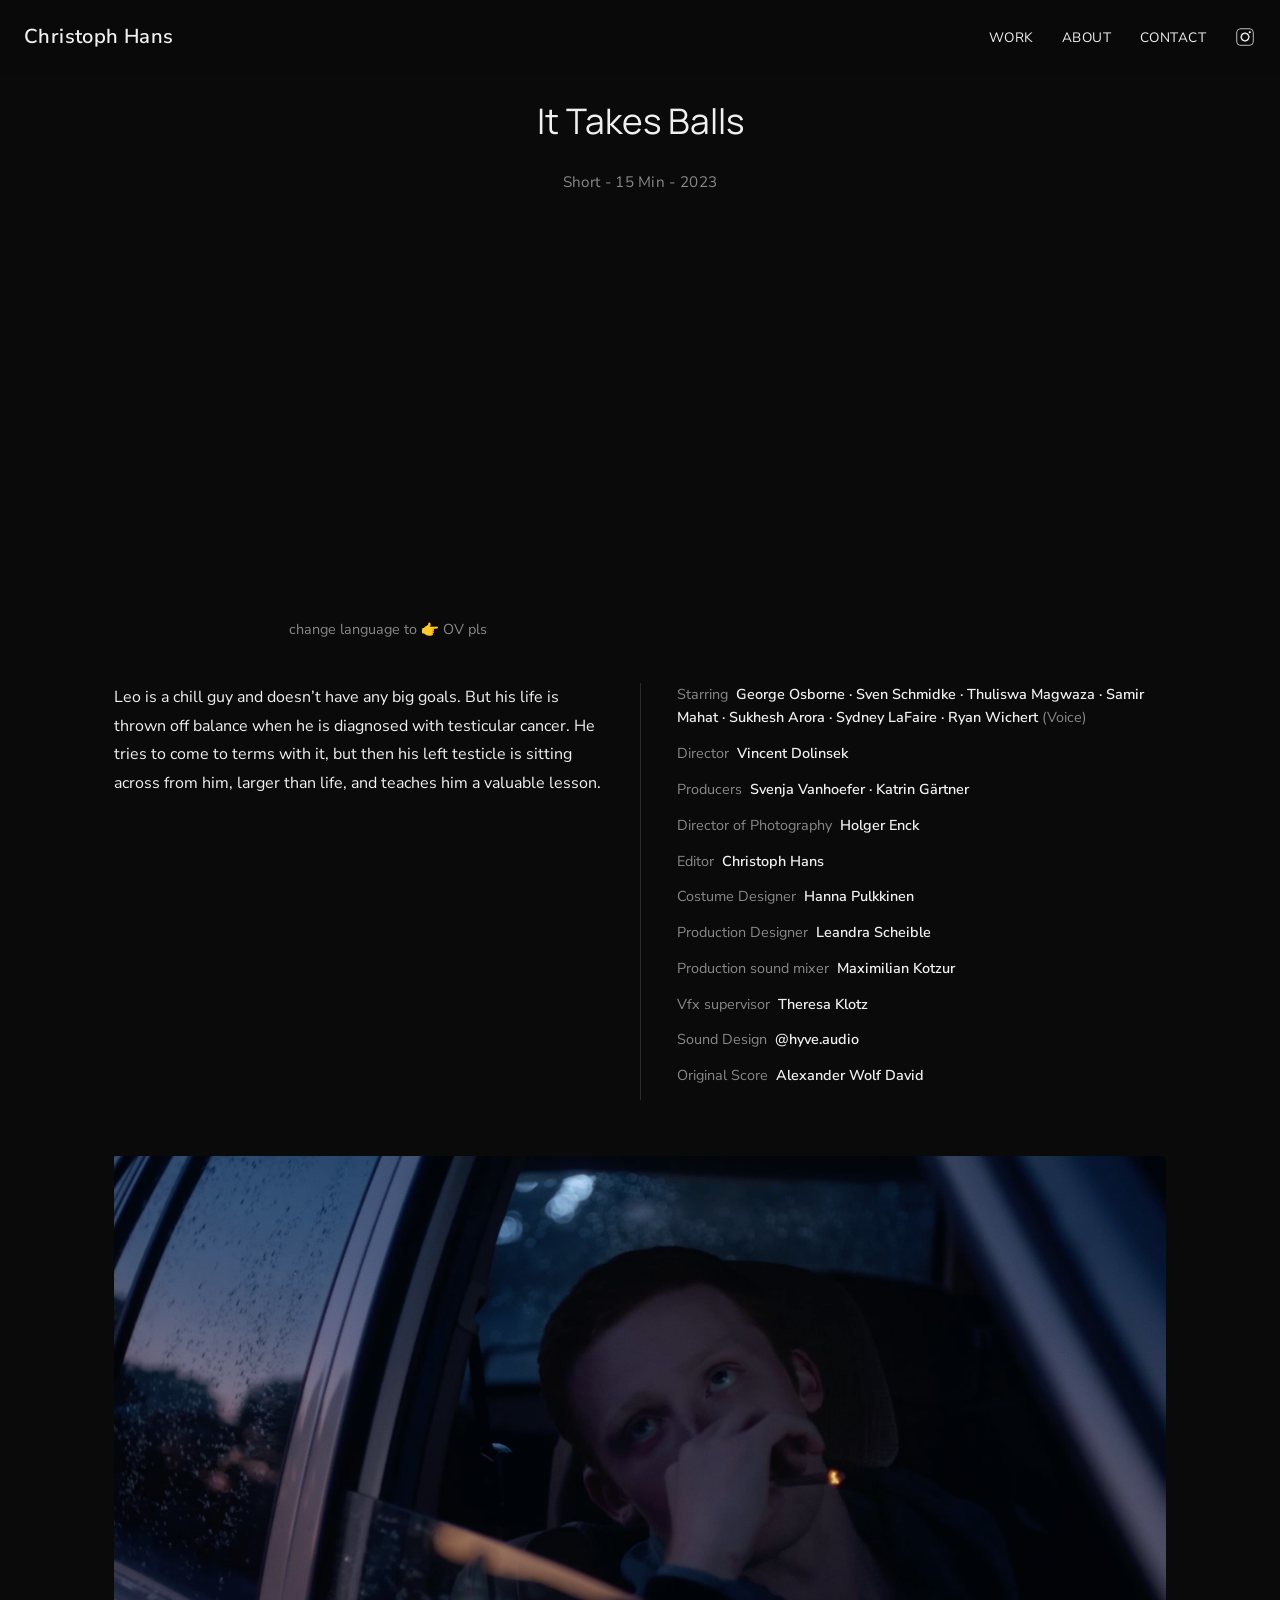
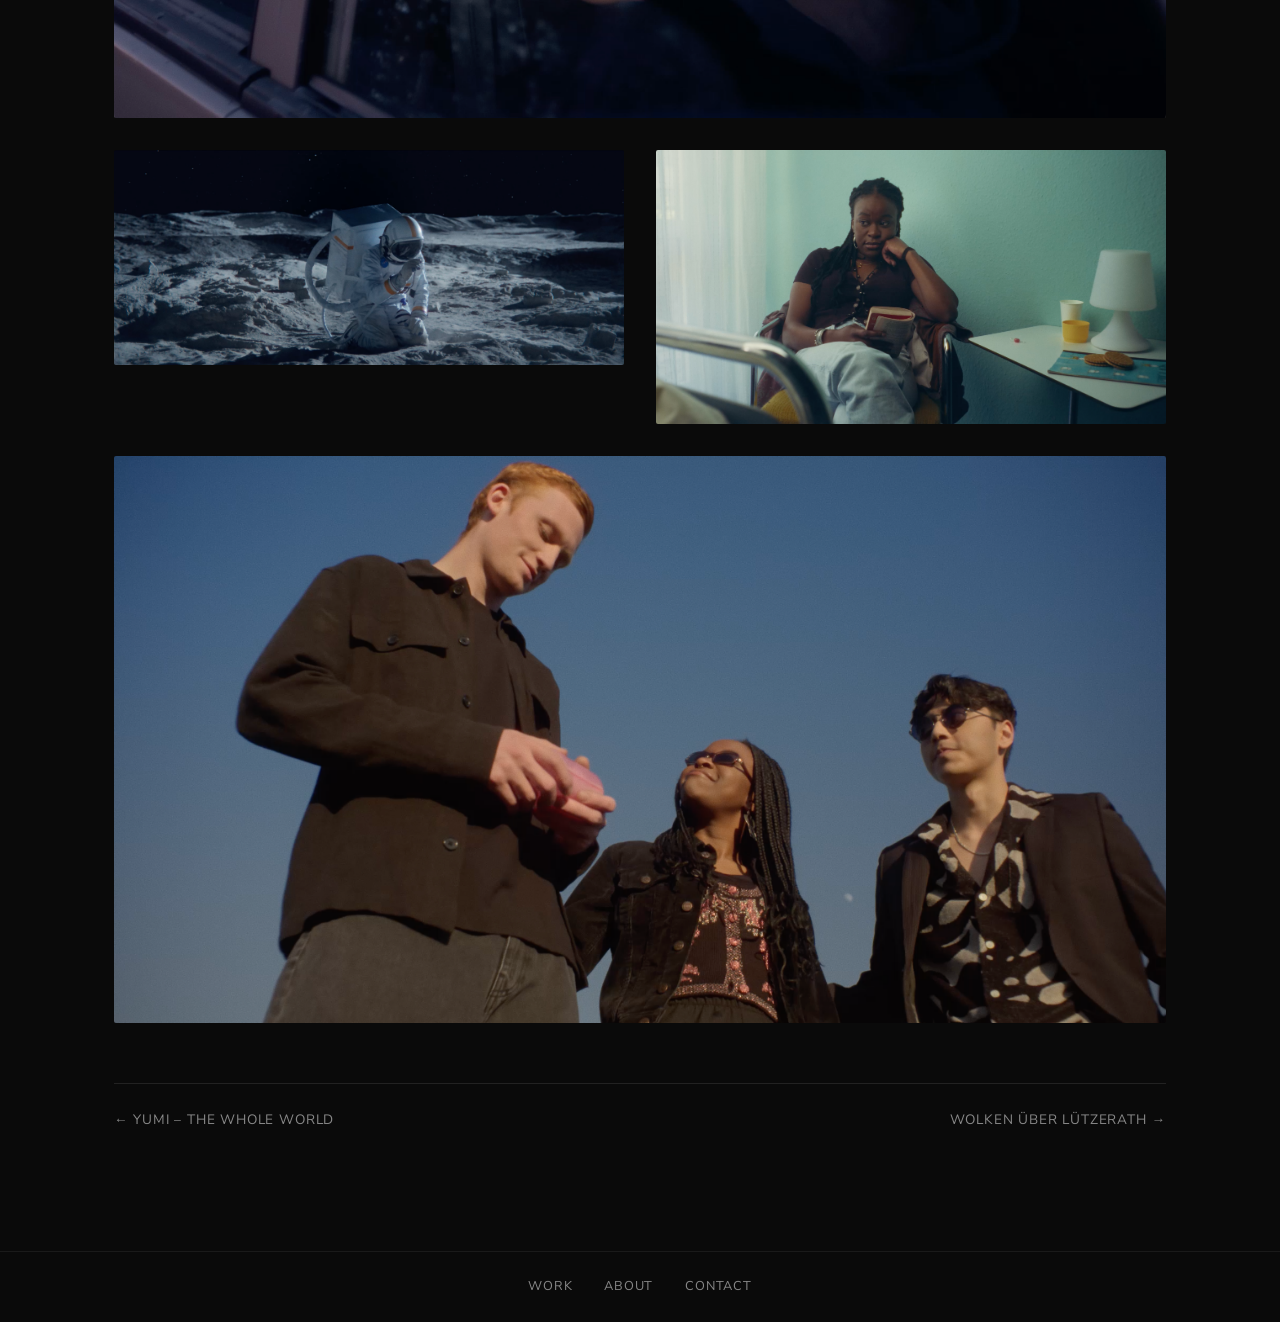
<file: it-takes-balls.html>
<!DOCTYPE html>

<html lang="de">
<head>
<meta charset="utf-8"/>
<meta content="width=device-width, initial-scale=1.0" name="viewport"/>
<title>It Takes Balls — Christoph Hans</title>
<link href="https://fonts.googleapis.com" rel="preconnect"/>
<link crossorigin="" href="https://fonts.gstatic.com" rel="preconnect"/>
<link href="https://fonts.googleapis.com/css2?family=Manrope:wght@300;400;500;600;700;800&amp;family=Nunito+Sans:ital,wght@0,300;0,400;0,600;0,700;1,300;1,400&amp;display=swap" rel="stylesheet"/>
<link href="styles.css" rel="stylesheet"/>
</head>
<body>
<header class="site-header">
<a class="site-logo" href="index.html">Christoph Hans</a>
<button aria-label="Menu" class="menu-toggle">
<span></span><span></span><span></span>
</button>
<nav class="nav-links">
<a href="index.html">Work</a>
<a href="about.html">About</a>
<a href="contact.html">Contact</a>
<a href="https://www.instagram.com/_christophhans/" rel="noopener" target="_blank"><img alt="Instagram" class="insta-logo" src="instagram-white.png"/></a>
</nav>
</header>
<main>
<h1 class="project-title">It Takes Balls</h1>
<section aria-label="Project overview" class="project-overview project-overview--it-takes-balls"><p class="project-meta">Short - 15 Min - 2023</p><div class="project-video has-hint"><iframe allow="clipboard-read; clipboard-write" allowfullscreen="" frameborder="0" height="360" scrolling="no" src="https://www.ardmediathek.de/embed/Y3JpZDovL3N3ci5kZS9hZXgvbzIyNDcyNjk?" width="640"></iframe></div><p class="video-hint">change language to 👉 OV pls</p><div class="project-synopsis"><p>Leo is a chill guy and doesn’t have any big goals. But his life is thrown off balance when he is diagnosed with testicular cancer. He tries to come to terms with it, but then his left testicle is sitting across from him, larger than life, and teaches him a valuable lesson.</p></div><div class="project-credits"><p>Starring  <strong class="talent">George Osborne · Sven Schmidke · Thuliswa Magwaza · Samir Mahat · Sukhesh Arora · Sydney LaFaire · Ryan Wichert</strong> (Voice)</p><p>Director  <strong class="talent">Vincent Dolinsek</strong></p><p>Producers  <strong class="talent">Svenja Vanhoefer · Katrin Gärtner</strong></p><p>Director of Photography  <strong class="talent">Holger Enck</strong></p><p>Editor  <strong class="talent">Christoph Hans</strong></p><p>Costume Designer  <strong class="talent">Hanna Pulkkinen</strong></p><p>Production Designer  <strong class="talent">Leandra Scheible</strong></p><p>Production sound mixer  <strong class="talent">Maximilian Kotzur</strong></p><p>Vfx supervisor  <strong class="talent">Theresa Klotz</strong></p><p>Sound Design  <strong class="talent">@hyve.audio</strong></p><p>Original Score  <strong class="talent">Alexander Wolf David</strong></p></div></section>
<div class="project-images">
<img alt="It Takes Balls" src="It Takes Balls — Christoph Hans/Screenshot-2026-10-24-at-02-12-37.png"/><img alt="It Takes Balls" src="It Takes Balls — Christoph Hans/Screenshot-2026-10-24-at-02-11-45.png"/><img alt="It Takes Balls" src="It Takes Balls — Christoph Hans/Screenshot-2026-10-24-at-02-13-32.png"/><img alt="It Takes Balls" src="It Takes Balls — Christoph Hans/Screenshot-2026-10-24-at-02-12-49.png"/></div>
<div class="project-nav"><a class="project-previous" href="yumi.html">← YUMI – The whole World</a><a class="project-next" href="wolken-ueber-luetzerath.html">Wolken über Lützerath →</a></div>
</main>
<footer class="site-footer">
<a href="index.html">Work</a>
<a href="about.html">About</a>
<a href="contact.html">Contact</a>
</footer>
<script src="script.js"></script>
</body>
</html>
</file>
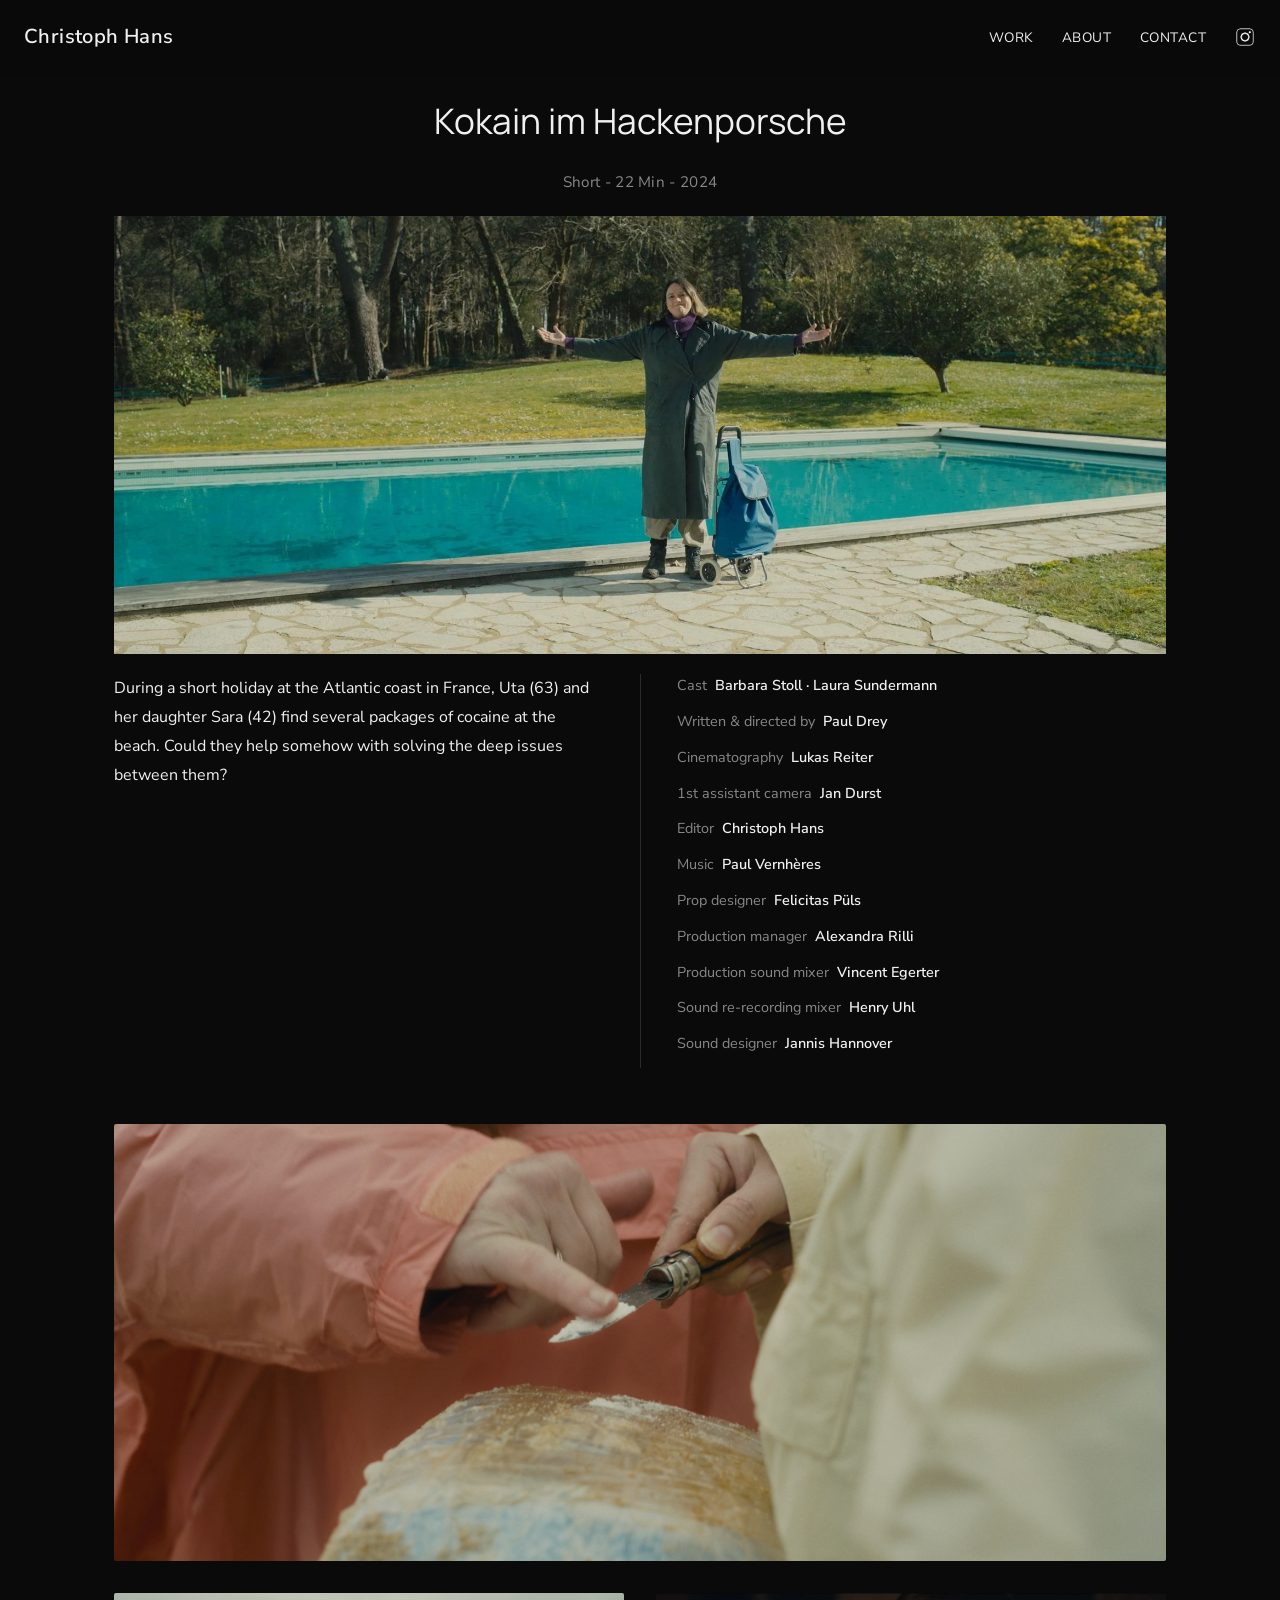
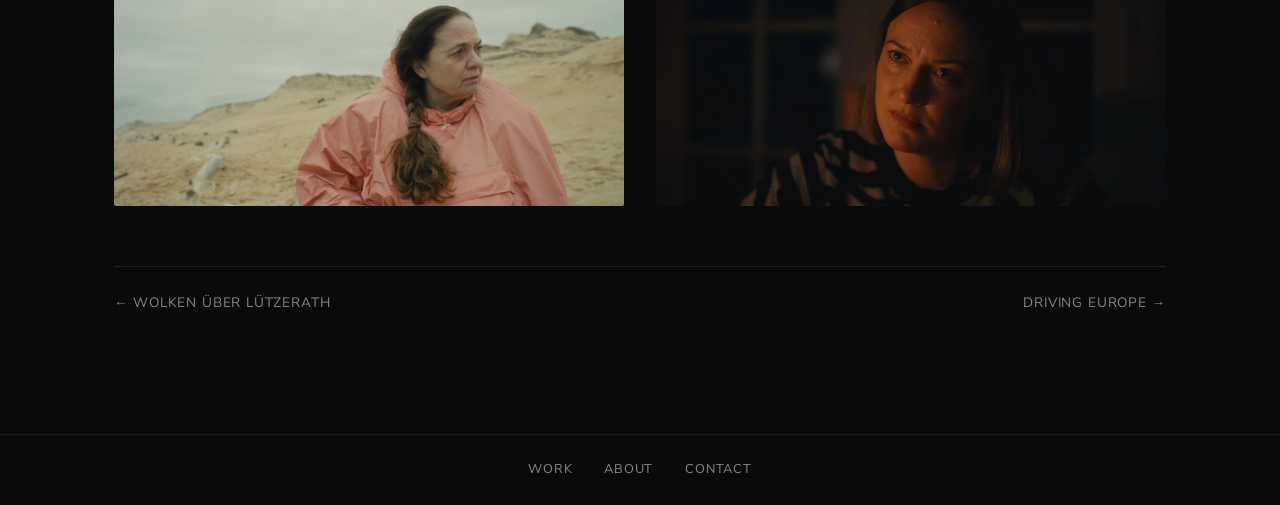
<file: kokain-im-hackenporsche.html>
<!DOCTYPE html>

<html lang="de">
<head>
<meta charset="utf-8"/>
<meta content="width=device-width, initial-scale=1.0" name="viewport"/>
<title>Kokain im Hackenporsche — Christoph Hans</title>
<link href="https://fonts.googleapis.com" rel="preconnect"/>
<link crossorigin="" href="https://fonts.gstatic.com" rel="preconnect"/>
<link href="https://fonts.googleapis.com/css2?family=Manrope:wght@300;400;500;600;700;800&amp;family=Nunito+Sans:ital,wght@0,300;0,400;0,600;0,700;1,300;1,400&amp;display=swap" rel="stylesheet"/>
<link href="styles.css" rel="stylesheet"/>
</head>
<body>
<header class="site-header">
<a class="site-logo" href="index.html">Christoph Hans</a>
<button aria-label="Menu" class="menu-toggle">
<span></span><span></span><span></span>
</button>
<nav class="nav-links">
<a href="index.html">Work</a>
<a href="about.html">About</a>
<a href="contact.html">Contact</a>
<a href="https://www.instagram.com/_christophhans/" rel="noopener" target="_blank"><img alt="Instagram" class="insta-logo" src="instagram-white.png"/></a>
</nav>
</header>
<main>
<h1 class="project-title">Kokain im Hackenporsche</h1>
<section aria-label="Project overview" class="project-overview project-overview--kokain-im-hackenporsche"><p class="project-meta">Short - 22 Min - 2024</p><div class="project-lead-image"><img alt="Kokain im Hackenporsche" src="Kokain im Hackenporsche — Christoph Hans/2c7c227dcbe1893b8dcca606aaebf0300e4e6973-4096x2160.jpg"/></div><div class="project-synopsis"><p>During a short holiday at the Atlantic coast in France, Uta (63) and her daughter Sara (42) find several packages of cocaine at the beach. Could they help somehow with solving the deep issues between them?</p></div><div class="project-credits"><p>Cast  <strong class="talent">Barbara Stoll · Laura Sundermann</strong></p><p>Written &amp; directed by  <strong class="talent">Paul Drey</strong></p><p>Cinematography  <strong class="talent">Lukas Reiter</strong></p><p>1st assistant camera  <strong class="talent">Jan Durst</strong></p><p>Editor  <strong class="talent">Christoph Hans</strong></p><p>Music  <strong class="talent">Paul Vernhères</strong></p><p>Prop designer  <strong class="talent">Felicitas Püls</strong></p><p>Production manager  <strong class="talent">Alexandra Rilli</strong></p><p>Production sound mixer  <strong class="talent">Vincent Egerter</strong></p><p>Sound re-recording mixer  <strong class="talent">Henry Uhl</strong></p><p>Sound designer  <strong class="talent">Jannis Hannover</strong></p></div></section>
<div class="project-images">
<img alt="Kokain im Hackenporsche" src="Kokain im Hackenporsche — Christoph Hans/Screenshot-2026-10-25-at-17-10-11.png"/><img alt="Kokain im Hackenporsche" src="Kokain im Hackenporsche — Christoph Hans/Screenshot-2026-10-25-at-17-13-35.png"/><img alt="Kokain im Hackenporsche" src="Kokain im Hackenporsche — Christoph Hans/ef5e97bc546a0f12222ac14ba7a2effcf752554e-4096x2160.jpg"/></div>
<div class="project-nav"><a class="project-previous" href="wolken-ueber-luetzerath.html">← Wolken über Lützerath</a><a class="project-next" href="driving-europe.html">Driving Europe →</a></div>
</main>
<footer class="site-footer">
<a href="index.html">Work</a>
<a href="about.html">About</a>
<a href="contact.html">Contact</a>
</footer>
<script src="script.js"></script>
</body>
</html>
</file>
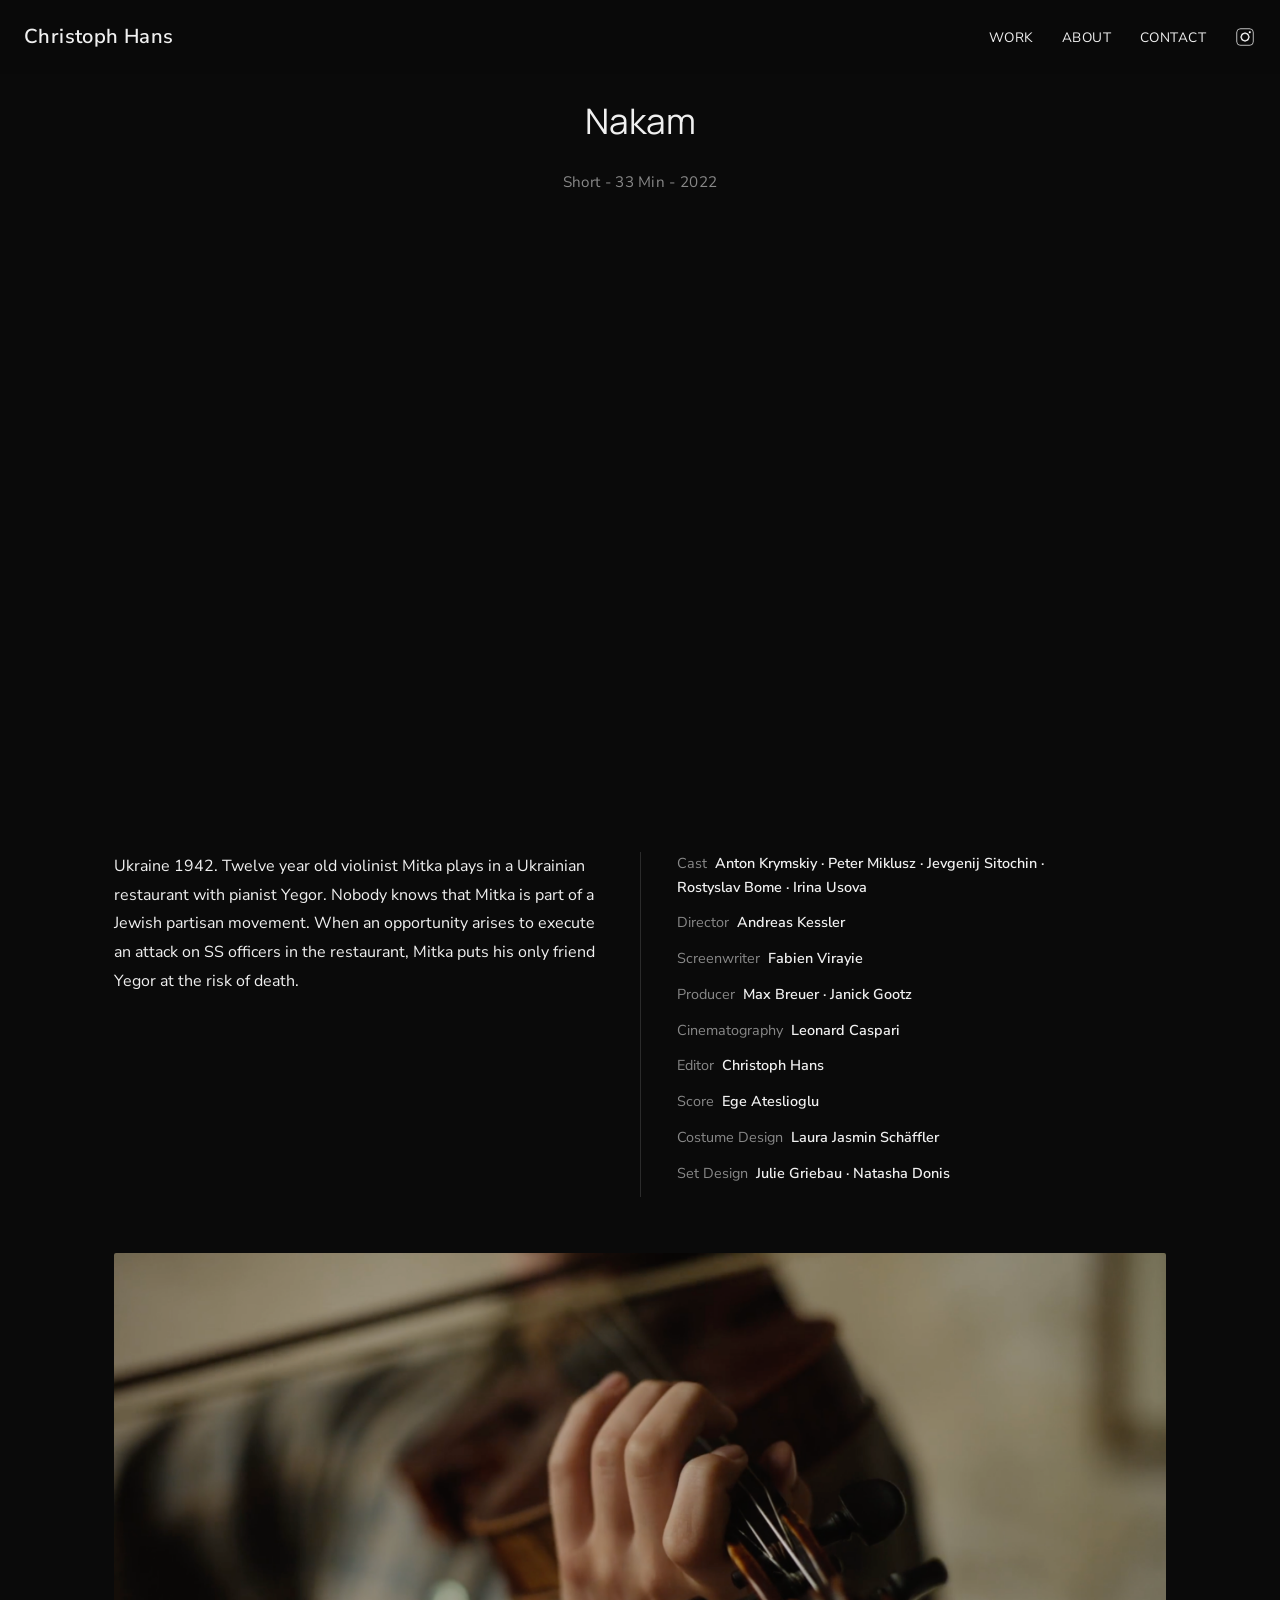
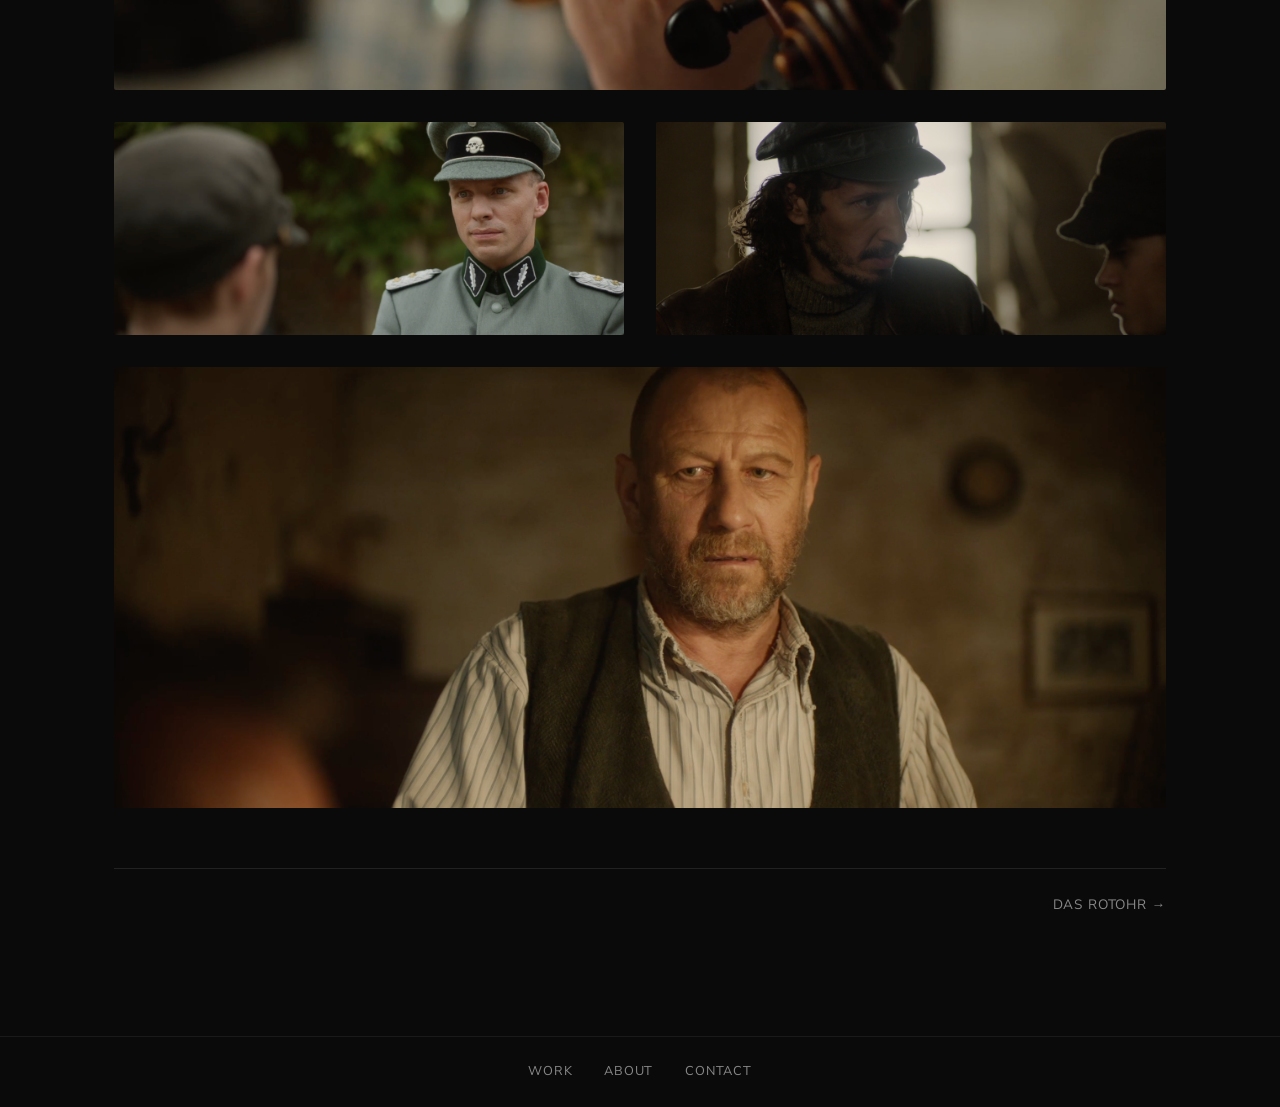
<file: nakam.html>
<!DOCTYPE html>

<html lang="de">
<head>
<meta charset="utf-8"/>
<meta content="width=device-width, initial-scale=1.0" name="viewport"/>
<title>Nakam — Christoph Hans</title>
<link href="https://fonts.googleapis.com" rel="preconnect"/>
<link crossorigin="" href="https://fonts.gstatic.com" rel="preconnect"/>
<link href="https://fonts.googleapis.com/css2?family=Manrope:wght@300;400;500;600;700;800&amp;family=Nunito+Sans:ital,wght@0,300;0,400;0,600;0,700;1,300;1,400&amp;display=swap" rel="stylesheet"/>
<link href="styles.css" rel="stylesheet"/>
</head>
<body>
<header class="site-header">
<a class="site-logo" href="index.html">Christoph Hans</a>
<button aria-label="Menu" class="menu-toggle">
<span></span><span></span><span></span>
</button>
<nav class="nav-links">
<a href="index.html">Work</a>
<a href="about.html">About</a>
<a href="contact.html">Contact</a>
<a href="https://www.instagram.com/_christophhans/" rel="noopener" target="_blank"><img alt="Instagram" class="insta-logo" src="instagram-white.png"/></a>
</nav>
</header>
<main>
<h1 class="project-title">Nakam</h1>
<section aria-label="Project overview" class="project-overview project-overview--nakam"><p class="project-meta">Short - 33 Min - 2022</p><div class="project-video"><iframe allow="autoplay; fullscreen; picture-in-picture; clipboard-write; encrypted-media; web-share" allowfullscreen="" frameborder="0" height="360" referrerpolicy="strict-origin-when-cross-origin" src="https://player.vimeo.com/video/680973103?h=4c13a33c6f" title="vimeo-player" width="640"></iframe></div><div class="project-synopsis"><p>Ukraine 1942. Twelve year old violinist Mitka plays in a Ukrainian restaurant with pianist Yegor. Nobody knows that Mitka is part of a Jewish partisan movement. When an opportunity arises to execute an attack on SS officers in the restaurant, Mitka puts his only friend Yegor at the risk of death.</p></div><div class="project-credits"><p>Cast  <strong class="talent">Anton Krymskiy · Peter Miklusz · Jevgenij Sitochin ·</strong><br/><strong class="talent">Rostyslav Bome · Irina Usova</strong></p><p>Director  <strong class="talent">Andreas Kessler</strong></p><p>Screenwriter  <strong class="talent">Fabien Virayie</strong></p><p>Producer  <strong class="talent">Max Breuer · Janick Gootz</strong></p><p>Cinematography  <strong class="talent">Leonard Caspari</strong></p><p>Editor  <strong class="talent">Christoph Hans</strong></p><p>Score  <strong class="talent">Ege Ateslioglu</strong></p><p>Costume Design  <strong class="talent">Laura Jasmin Schäffler</strong></p><p>Set Design  <strong class="talent">Julie Griebau · Natasha Donis</strong></p></div></section>
<div class="project-images">
<img alt="Nakam" src="Nakam — Christoph Hans/Screenshot-2026-10-24-at-10-11-17.png"/><img alt="Nakam" src="Nakam — Christoph Hans/Screenshot-2026-10-24-at-10-13-04.png"/><img alt="Nakam" src="Nakam — Christoph Hans/Screenshot-2026-10-24-at-10-29-01.png"/><img alt="Nakam" src="Nakam — Christoph Hans/Screenshot-2026-10-24-at-10-13-24.png"/></div>
<div class="project-nav"><span></span><a class="project-next" href="das-rotohr.html">Das Rotohr →</a></div>
</main>
<footer class="site-footer">
<a href="index.html">Work</a>
<a href="about.html">About</a>
<a href="contact.html">Contact</a>
</footer>
<script src="script.js"></script>
</body>
</html>
</file>
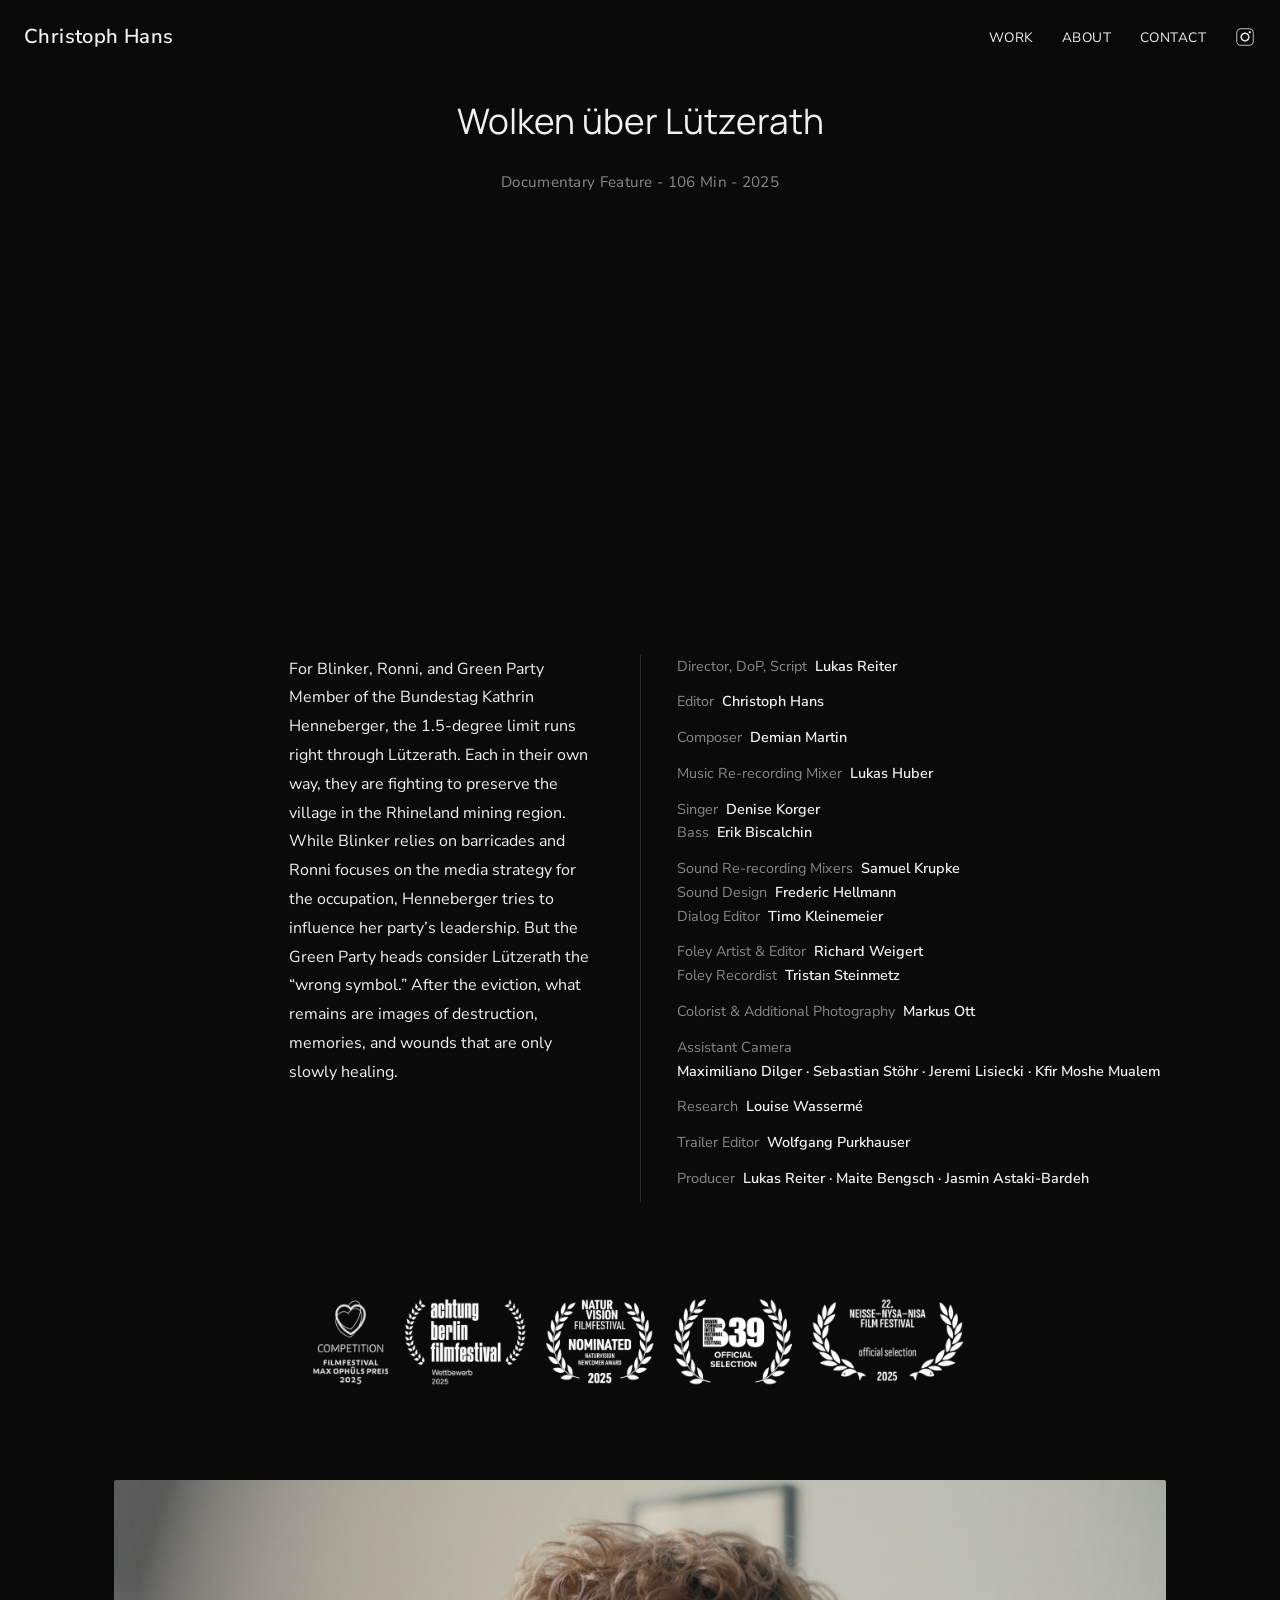
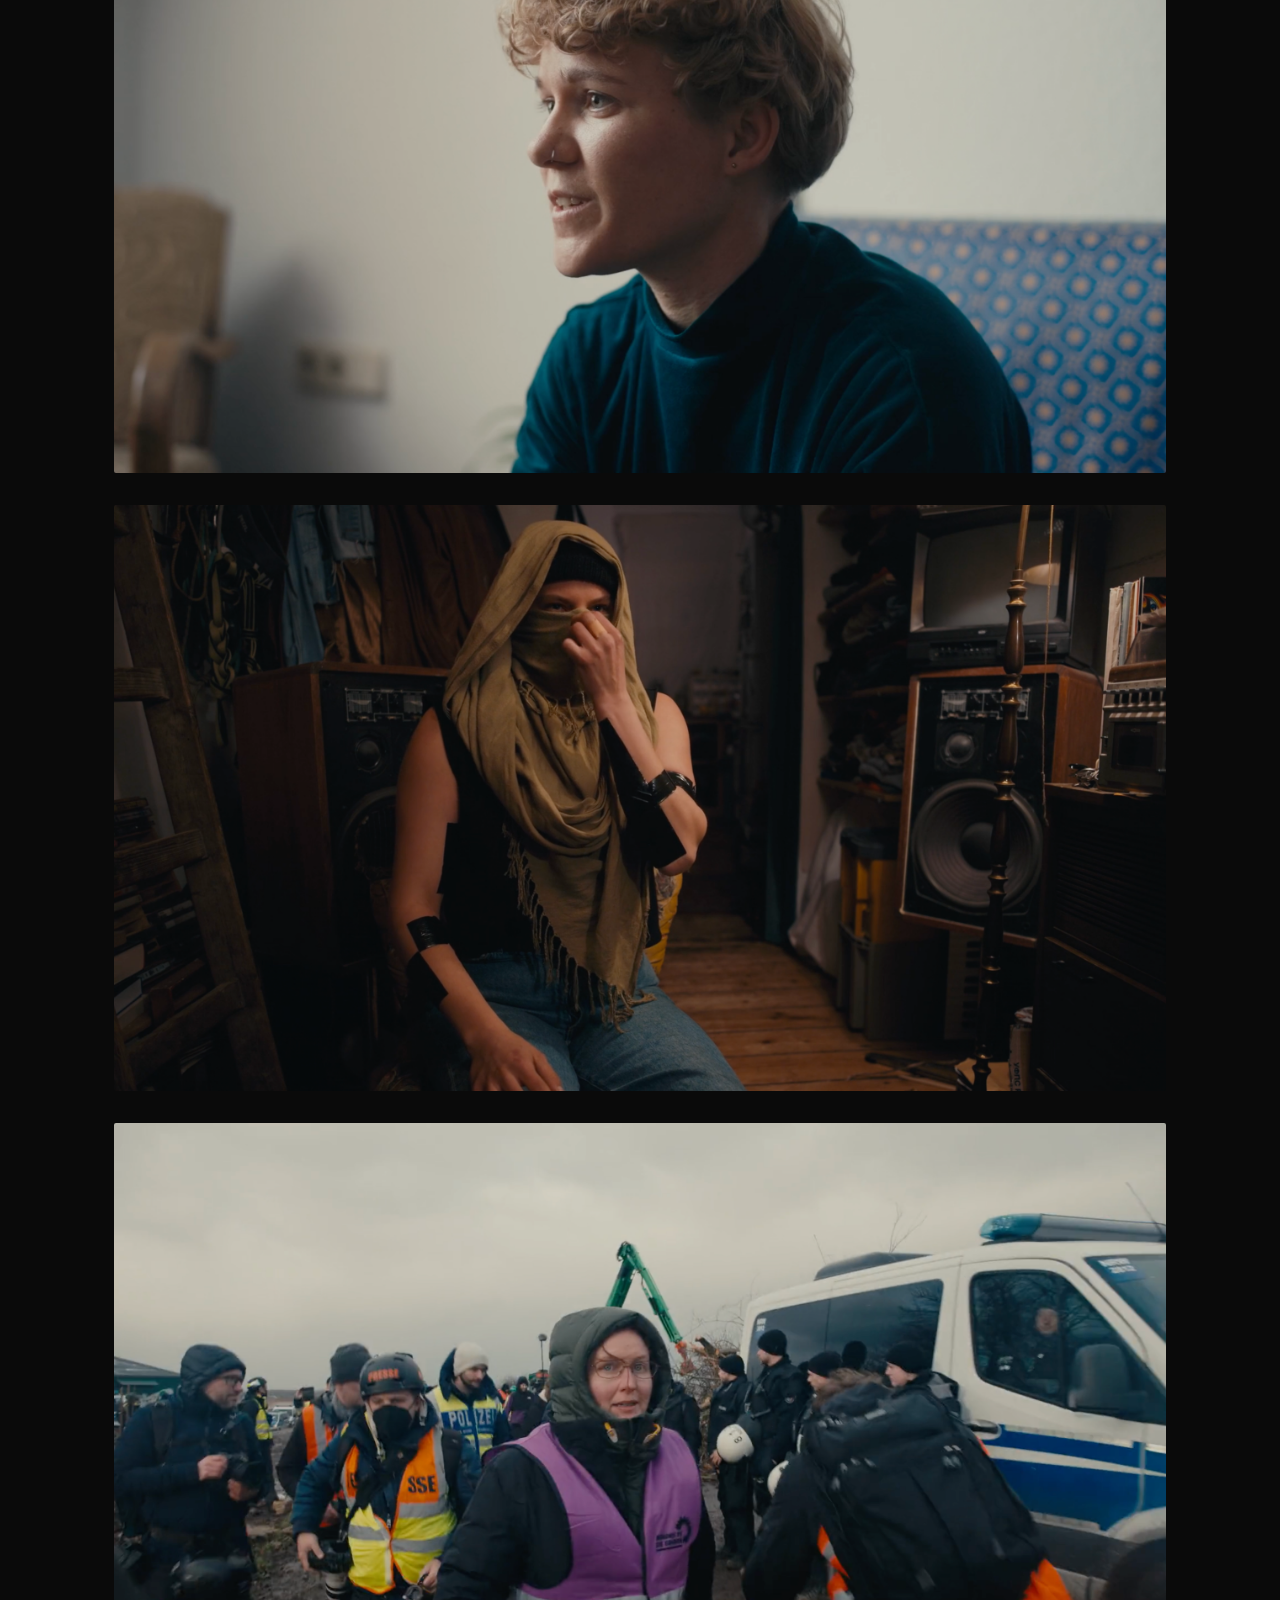
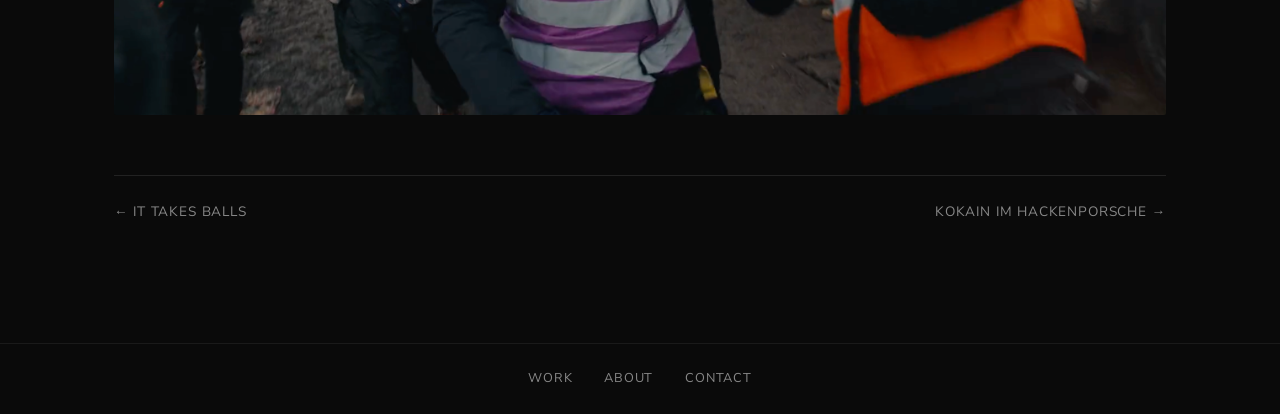
<file: wolken-ueber-luetzerath.html>
<!DOCTYPE html>

<html lang="de">
<head>
<meta charset="utf-8"/>
<meta content="width=device-width, initial-scale=1.0" name="viewport"/>
<title>Wolken über Lützerath — Christoph Hans</title>
<link href="https://fonts.googleapis.com" rel="preconnect"/>
<link crossorigin="" href="https://fonts.gstatic.com" rel="preconnect"/>
<link href="https://fonts.googleapis.com/css2?family=Manrope:wght@300;400;500;600;700;800&amp;family=Nunito+Sans:ital,wght@0,300;0,400;0,600;0,700;1,300;1,400&amp;display=swap" rel="stylesheet"/>
<link href="styles.css" rel="stylesheet"/>
</head>
<body>
<header class="site-header">
<a class="site-logo" href="index.html">Christoph Hans</a>
<button aria-label="Menu" class="menu-toggle">
<span></span><span></span><span></span>
</button>
<nav class="nav-links">
<a href="index.html">Work</a>
<a href="about.html">About</a>
<a href="contact.html">Contact</a>
<a href="https://www.instagram.com/_christophhans/" rel="noopener" target="_blank"><img alt="Instagram" class="insta-logo" src="instagram-white.png"/></a>
</nav>
</header>
<main>
<h1 class="project-title">Wolken über Lützerath</h1>
<section aria-label="Project overview" class="project-overview project-overview--wolken-ueber-luetzerath"><p class="project-meta">Documentary Feature - 106 Min - 2025</p><div class="project-video"><iframe allow="accelerometer; autoplay; clipboard-write; encrypted-media; gyroscope; picture-in-picture; web-share" allowfullscreen="" frameborder="0" height="315" referrerpolicy="strict-origin-when-cross-origin" src="https://www.youtube.com/embed/48lIlblBd2U?si=AoZFG_QW01JwS066" title="YouTube video player" width="560"></iframe></div><div class="project-synopsis"><p>For Blinker, Ronni, and Green Party Member of the Bundestag Kathrin Henneberger, the 1.5-degree limit runs right through Lützerath. Each in their own way, they are fighting to preserve the village in the Rhineland mining region. While Blinker relies on barricades and Ronni focuses on the media strategy for the occupation, Henneberger tries to influence her party’s leadership. But the Green Party heads consider Lützerath the “wrong symbol.” After the eviction, what remains are images of destruction, memories, and wounds that are only slowly healing.</p></div><div class="project-credits"><p>Director, DoP, Script  <strong class="talent">Lukas Reiter</strong></p><p>Editor  <strong class="talent">Christoph Hans</strong></p><p>Composer  <strong class="talent">Demian Martin</strong></p><p>Music Re-recording Mixer  <strong class="talent">Lukas Huber</strong></p><p>Singer  <strong class="talent">Denise Korger</strong><br/>
      Bass  <strong class="talent">Erik Biscalchin</strong></p><p>Sound Re-recording Mixers  <strong class="talent">Samuel Krupke</strong><br/>
      Sound Design  <strong class="talent">Frederic Hellmann</strong><br/>
      Dialog Editor  <strong class="talent">Timo Kleinemeier</strong></p><p>Foley Artist &amp; Editor  <strong class="talent">Richard Weigert</strong><br/>
      Foley Recordist  <strong class="talent">Tristan Steinmetz</strong></p><p>Colorist &amp; Additional Photography  <strong class="talent">Markus Ott</strong></p><p>Assistant Camera<br/><strong class="talent">Maximiliano Dilger · Sebastian Stöhr · Jeremi Lisiecki · Kfir Moshe Mualem</strong></p><p>Research  <strong class="talent">Louise Wassermé</strong></p><p>Trailer Editor  <strong class="talent">Wolfgang Purkhauser</strong></p><p>Producer  <strong class="talent">Lukas Reiter · Maite Bengsch · Jasmin Astaki-Bardeh</strong></p></div></section>
<div class="project-laurels project-laurels--wide">
<img alt="Laurel" src="Wolken u%CC%88ber Lu%CC%88tzerath — Christoph Hans/festival-laurels-white.png"/>
</div>
<div class="project-images project-images--stacked">
<img alt="Wolken über Lützerath" src="Wolken u%CC%88ber Lu%CC%88tzerath — Christoph Hans/Screenshot-2026-10-23-at-16-11-47.png"/><img alt="Wolken über Lützerath" src="Wolken u%CC%88ber Lu%CC%88tzerath — Christoph Hans/Screenshot-2026-10-23-at-16-10-55.png"/><img alt="Wolken über Lützerath" src="Wolken u%CC%88ber Lu%CC%88tzerath — Christoph Hans/Screenshot-2026-10-23-at-16-14-47.png"/></div>
<div class="project-nav"><a class="project-previous" href="it-takes-balls.html">← It Takes Balls</a><a class="project-next" href="kokain-im-hackenporsche.html">Kokain im Hackenporsche →</a></div>
</main>
<footer class="site-footer">
<a href="index.html">Work</a>
<a href="about.html">About</a>
<a href="contact.html">Contact</a>
</footer>
<script src="script.js"></script>
</body>
</html>
</file>
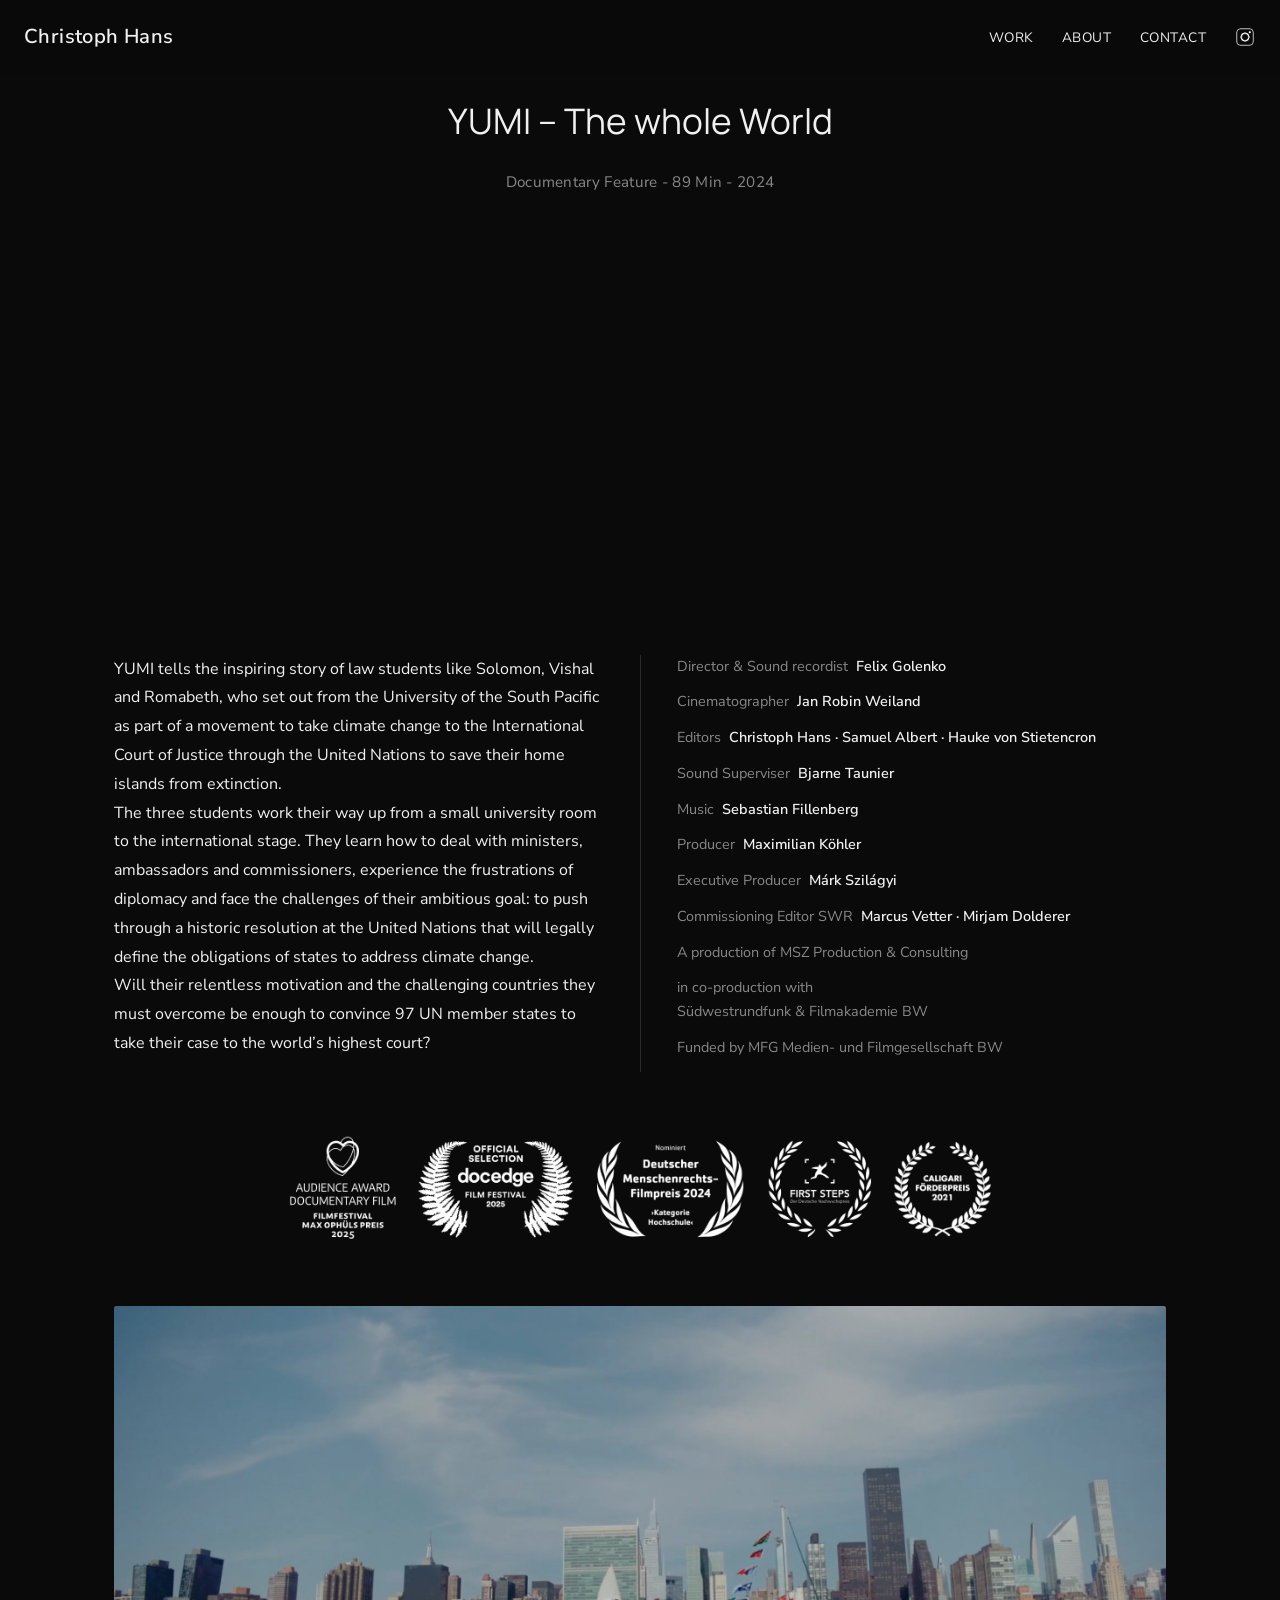
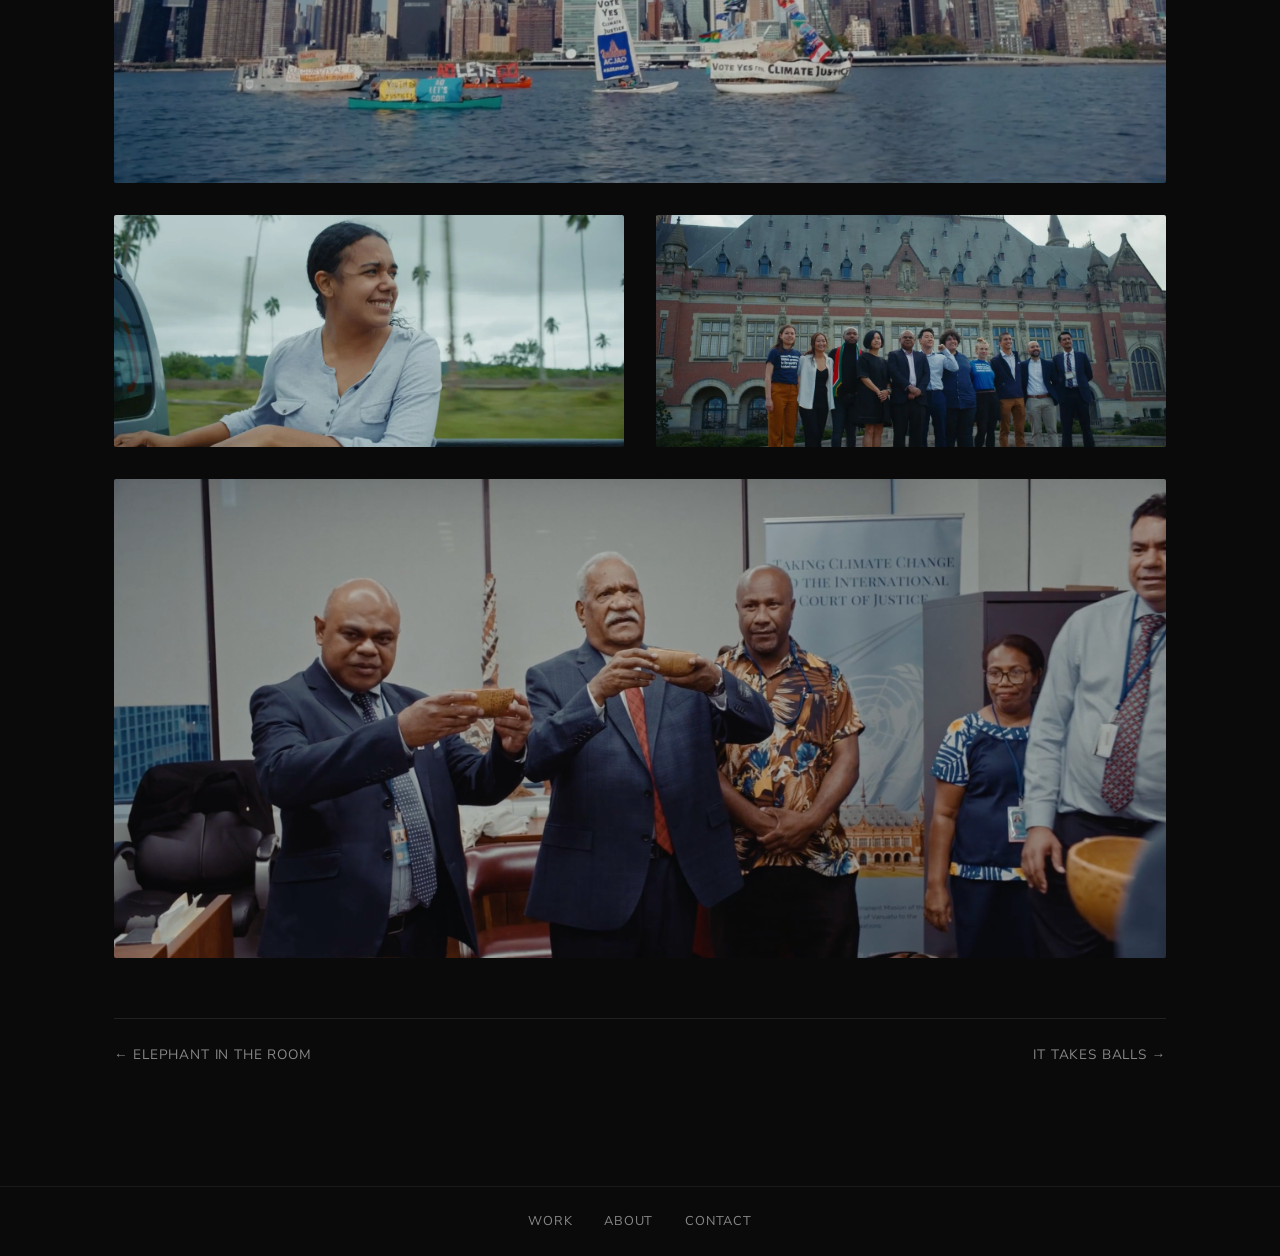
<file: yumi.html>
<!DOCTYPE html>

<html lang="de">
<head>
<meta charset="utf-8"/>
<meta content="width=device-width, initial-scale=1.0" name="viewport"/>
<title>YUMI – The whole World — Christoph Hans</title>
<link href="https://fonts.googleapis.com" rel="preconnect"/>
<link crossorigin="" href="https://fonts.gstatic.com" rel="preconnect"/>
<link href="https://fonts.googleapis.com/css2?family=Manrope:wght@300;400;500;600;700;800&amp;family=Nunito+Sans:ital,wght@0,300;0,400;0,600;0,700;1,300;1,400&amp;display=swap" rel="stylesheet"/>
<link href="styles.css" rel="stylesheet"/>
</head>
<body>
<header class="site-header">
<a class="site-logo" href="index.html">Christoph Hans</a>
<button aria-label="Menu" class="menu-toggle">
<span></span><span></span><span></span>
</button>
<nav class="nav-links">
<a href="index.html">Work</a>
<a href="about.html">About</a>
<a href="contact.html">Contact</a>
<a href="https://www.instagram.com/_christophhans/" rel="noopener" target="_blank"><img alt="Instagram" class="insta-logo" src="instagram-white.png"/></a>
</nav>
</header>
<main>
<h1 class="project-title">YUMI – The whole World</h1>
<section aria-label="Project overview" class="project-overview project-overview--yumi"><p class="project-meta">Documentary Feature - 89 Min - 2024</p><div class="project-video"><iframe allow="accelerometer; autoplay; clipboard-write; encrypted-media; gyroscope; picture-in-picture; web-share" allowfullscreen="" frameborder="0" height="315" referrerpolicy="strict-origin-when-cross-origin" src="https://www.youtube.com/embed/oV4svGtCS1c?si=QPrMmfWnj9avfbhW" title="YouTube video player" width="560"></iframe></div><div class="project-synopsis"><p>YUMI tells the inspiring story of law students like Solomon, Vishal and Romabeth, who set out from the University of the South Pacific as part of a movement to take climate change to the International Court of Justice through the United Nations to save their home islands from extinction.</p><p>The three students work their way up from a small university room to the international stage. They learn how to deal with ministers, ambassadors and commissioners, experience the frustrations of diplomacy and face the challenges of their ambitious goal: to push through a historic resolution at the United Nations that will legally define the obligations of states to address climate change.</p><p>Will their relentless motivation and the challenging countries they must overcome be enough to convince 97 UN member states to take their case to the world’s highest court?</p></div><div class="project-credits"><p>Director &amp; Sound recordist  <strong class="talent">Felix Golenko</strong></p><p>Cinematographer  <strong class="talent">Jan Robin Weiland</strong></p><p>Editors  <strong class="talent">Christoph Hans · Samuel Albert · Hauke von Stietencron</strong></p><p>Sound Superviser  <strong class="talent">Bjarne Taunier</strong></p><p>Music  <strong class="talent">Sebastian Fillenberg</strong></p><p>Producer  <strong class="talent">Maximilian Köhler</strong></p><p>Executive Producer  <strong class="talent">Márk Szilágyi</strong></p><p>Commissioning Editor SWR  <strong class="talent">Marcus Vetter · Mirjam Dolderer</strong></p><p>A production of MSZ Production &amp; Consulting</p><p>in co‑production with<br/>
      Südwestrundfunk &amp; Filmakademie BW</p><p>Funded by MFG Medien- und Filmgesellschaft BW</p></div></section>
<div class="project-laurels project-laurels--wide project-laurels--yumi">
<img alt="Laurel" src="YUMI - The Whole World — Christoph Hans/yumi-laurels_w-2.png"/>
</div>
<div class="project-images">
<img alt="YUMI – The whole World" src="YUMI - The Whole World — Christoph Hans/Screenshot-2026-10-24-at-10-46-21.png"/><img alt="YUMI – The whole World" src="YUMI - The Whole World — Christoph Hans/yumi3_1296x.webp"/><img alt="YUMI – The whole World" src="YUMI - The Whole World — Christoph Hans/yumi2_1296x.webp"/><img alt="YUMI – The whole World" src="YUMI - The Whole World — Christoph Hans/Screenshot-2026-10-24-at-10-52-50.png"/></div>
<div class="project-nav"><a class="project-previous" href="elephant-in-the-room.html">← Elephant in the Room</a><a class="project-next" href="it-takes-balls.html">It Takes Balls →</a></div>
</main>
<footer class="site-footer">
<a href="index.html">Work</a>
<a href="about.html">About</a>
<a href="contact.html">Contact</a>
</footer>
<script src="script.js"></script>
</body>
</html>
</file>
<file: styles.css>
/* Christoph Hans — Portfolio Site Styles */

/* === Reset & Base === */
*, *::before, *::after { box-sizing: border-box; margin: 0; padding: 0; }

:root {
  /* Colors — matching Squarespace site */
  --bg:        #0a0a0a;
  --bg-light:  #141414;
  --text:      #f0f0f0;
  --text-muted:#888888;
  --accent:    #e54530;

  /* Typography */
  --font-body: 'Nunito Sans', -apple-system, BlinkMacSystemFont, 'Segoe UI', sans-serif;
  --font-heading: 'Manrope', -apple-system, BlinkMacSystemFont, 'Segoe UI', sans-serif;

  /* Spacing */
  --max-width: 1100px;
  --gutter:    24px;
}

html {
  font-size: 16px;
  scroll-behavior: smooth;
}

body {
  font-family: var(--font-body);
  background: var(--bg);
  color: var(--text);
  line-height: 1.7;
  -webkit-font-smoothing: antialiased;
}

a {
  color: var(--accent);
  text-decoration: none;
  transition: opacity 0.2s;
}
a:hover { opacity: 0.75; }

img {
  display: block;
  max-width: 100%;
  height: auto;
}

/* === Header === */
.site-header {
  position: fixed;
  top: 0;
  left: 0;
  right: 0;
  z-index: 100;
  padding: 20px var(--gutter);
  display: flex;
  justify-content: space-between;
  align-items: center;
  background: rgba(10, 10, 10, 0.85);
  backdrop-filter: blur(12px);
  -webkit-backdrop-filter: blur(12px);
}

.site-logo {
  font-family: var(--font-body);
  font-size: 1.26rem;
  font-weight: 600;
  letter-spacing: 0.02em;
  color: var(--text);
}

.nav-links {
  display: flex;
  gap: 28px;
  align-items: center;
  list-style: none;
}

.nav-links a {
  font-size: 0.85rem;
  font-weight: 400;
  letter-spacing: 0.04em;
  text-transform: uppercase;
  color: var(--text);
}

.nav-links a:hover { opacity: 0.75; }

/* Instagram logo in nav */
.insta-logo {
  height: 21.6px;
  width: auto;
  vertical-align: middle;
  filter: brightness(0) invert(1);
}

/* Hamburger menu (mobile) */
.menu-toggle {
  display: none;
  background: none;
  border: none;
  cursor: pointer;
  padding: 8px;
}
.menu-toggle span {
  display: block;
  width: 22px;
  height: 1.5px;
  background: var(--text);
  margin: 5px 0;
  transition: 0.3s;
}

/* === Main Content === */
main {
  max-width: var(--max-width);
  margin: 0 auto;
  padding: 100px var(--gutter) 80px;
}

/* === Home Page — Project Grid === */
.project-grid {
  display: grid;
  grid-template-columns: repeat(3, 1fr);
  gap: 40px 24px;
}

.project-card {
  text-align: left;
}

.project-card .thumb {
  display: block;
  width: 100%;
  aspect-ratio: 1 / 1;
  overflow: hidden;
  border-radius: 2px;
  margin-bottom: 14px;
}

.project-card .thumb img {
  width: 100%;
  height: 100%;
  object-fit: cover;
  object-position: center;
  transition: transform 0.4s ease, opacity 0.4s ease;
}

.project-card:hover .thumb img {
  transform: scale(1.04);
  opacity: 0.85;
}

.project-card .title {
  display: block;
  font-family: var(--font-body);
  font-size: 1.026rem;
  font-weight: 600;
  color: var(--text);
  line-height: 1.4;
  text-align: center;
}

/* === About Page === */
.about-header {
  font-family: var(--font-heading);
  font-size: 2rem;
  font-weight: 400;
  margin-bottom: 32px;
  line-height: 1.3;
}

.about-portrait {
  width: 100%;
  max-width: 500px;
  border-radius: 4px;
  margin-bottom: 40px;
}

.about-content {
  font-size: 1rem;
  line-height: 1.8;
  max-width: 680px;
}

.about-content p {
  margin-bottom: 20px;
}

/* === Contact Page === */
.contact-heading {
  font-family: var(--font-heading);
  font-size: 1.8rem;
  font-weight: 400;
  margin-bottom: 40px;
}

.contact-links {
  display: flex;
  flex-direction: column;
  gap: 16px;
  margin-bottom: 40px;
}

.contact-link {
  font-size: 1.1rem;
  font-weight: 400;
  color: var(--text);
  display: flex;
  align-items: center;
  gap: 8px;
}

.contact-link::before {
  content: "☞";
  font-size: 1.2rem;
}

.contact-link.insta-link {
  display: inline-flex;
}

.contact-link.insta-link img {
  height: 22px;
  width: auto;
  vertical-align: middle;
  margin-right: 8px;
}

.contact-link.insta-link::before {
  display: none;
}

.imprint-btn {
  display: inline-block;
  padding: 12px 32px;
  border: 1px solid var(--text-muted);
  color: var(--text);
  font-size: 0.85rem;
  font-weight: 500;
  letter-spacing: 0.06em;
  text-transform: uppercase;
  transition: border-color 0.2s, opacity 0.2s;
}

.imprint-btn:hover {
  border-color: var(--text);
  opacity: 0.75;
}

/* === Imprint Page === */
.imprint-heading {
  font-family: var(--font-heading);
  font-size: 2rem;
  font-weight: 400;
  margin-bottom: 32px;
}

.imprint-section {
  margin-bottom: 28px;
}

.imprint-section h3 {
  font-size: 0.85rem;
  font-weight: 600;
  text-transform: uppercase;
  letter-spacing: 0.06em;
  margin-bottom: 8px;
  color: var(--text-muted);
}

.imprint-section p {
  font-size: 0.95rem;
  line-height: 1.75;
  color: var(--text);
}

/* === Project Page === */
.project-images img {
  max-width: 100%;
  border-radius: 2px;
}

.project-cast p {
  font-size: 0.95rem;
  line-height: 1.6;
  margin-bottom: 20px;
}

.project-production p {
  font-size: 0.85rem;
  line-height: 1.6;
  color: var(--text-muted);
}

/* Laurel/award images */
.project-lausel {
  font-size: 0.85rem;
  font-weight: 600;
  letter-spacing: 0.06em;
  text-transform: uppercase;
  color: var(--accent);
  margin-bottom: 24px;
}

.project-laurels {
  margin-bottom: 32px;
}

.project-laurels img {
  max-width: 280px;
  height: auto;
  display: inline-block;
  margin-right: 24px;
  margin-bottom: 24px;
  vertical-align: middle;
}

.project-title {
  font-family: var(--font-heading);
  font-size: 2.2rem;
  font-weight: 400;
  line-height: 1.2;
  margin-bottom: 8px;
}

.project-meta {
  font-size: 0.95rem;
  color: var(--text-muted);
  margin-bottom: 32px;
  letter-spacing: 0.02em;
}

.project-synopsis {
  font-size: 1rem;
  line-height: 1.8;
  margin-bottom: 40px;
  max-width: 640px;
}

.project-credits {
  margin-bottom: 48px;
}

.project-credits h3 {
  font-size: 0.8rem;
  font-weight: 600;
  text-transform: uppercase;
  letter-spacing: 0.08em;
  color: var(--text-muted);
  margin-bottom: 24px;
}

.credit-row {
  display: flex;
  flex-wrap: wrap;
  gap: 6px 24px;
  margin-bottom: 14px;
}

.credit-label {
  font-size: 0.9rem;
  font-weight: 600;
  color: var(--text);
  min-width: 160px;
}

.credit-value {
  font-size: 0.9rem;
  color: var(--text-muted);
}

.project-images {
  display: flex;
  flex-direction: column;
  gap: 24px;
  margin-bottom: 60px;
}

.project-images img {
  max-width: 100%;
  border-radius: 2px;
}

/* Prev/Next Nav */
.project-nav {
  display: flex;
  justify-content: space-between;
  border-top: 1px solid #222;
  padding-top: 24px;
  margin-bottom: 40px;
}

.project-nav a {
  font-size: 0.85rem;
  text-transform: uppercase;
  letter-spacing: 0.06em;
  color: var(--text-muted);
}

.project-nav a:hover { opacity: 0.75; }

/* === Footer === */
.site-footer {
  border-top: 1px solid #1a1a1a;
  padding: 24px var(--gutter);
  display: flex;
  justify-content: center;
  gap: 32px;
}

.site-footer a {
  font-size: 0.8rem;
  text-transform: uppercase;
  letter-spacing: 0.06em;
  color: var(--text-muted);
}

/* === Responsive === */
@media (max-width: 768px) {
  .project-grid {
    grid-template-columns: 1fr;
    gap: 55px 16px;
  }

  .nav-links {
    display: none;
    position: absolute;
    top: calc(100% + 8px);
    right: 20px;
    left: auto;
    bottom: auto;
    width: max-content;
    min-width: 120px;
    max-width: calc(100vw - 40px);
    max-height: calc(100vh - 100px);
    overflow-y: auto;
    background: rgba(10, 10, 10, 0.97);
    flex-direction: column;
    justify-content: flex-start;
    align-items: stretch;
    gap: 0;
    z-index: 999;
    padding: 8px 16px;
    border: 1px solid #262626;
  }

  .nav-links.open {
    display: flex;
  }

  .nav-links a {
    display: block;
    padding: 12px 0;
    font-size: 1rem;
    letter-spacing: 0.04em;
    text-align: center;
  }

  .nav-links a .insta-logo { margin: 0 auto; }

  .menu-toggle {
    display: block;
    z-index: 1000;
  }

  .site-header {
    padding: 16px 20px;
  }

  main {
    padding: 80px 20px 60px;
  }

  .project-title {
    font-size: 1.7rem;
  }

  .credit-row {
    flex-direction: column;
    gap: 2px;
  }

  .credit-label {
    min-width: auto;
    font-size: 0.8rem;
  }

  .credit-value {
    font-size: 0.85rem;
  }

  .project-nav {
    flex-direction: column-reverse;
    gap: 16px;
    align-items: stretch;
  }

  .project-nav .project-next { text-align: right; }
  .project-nav .project-previous { text-align: left; }
  .project-nav span:empty { display: none; }
}

@media (max-width: 480px) {
  .project-grid {
    grid-template-columns: 1fr;
  }
}


/* Editorial project layouts: overview columns and staggered stills. */
.project-overview { display: grid; grid-template-columns: repeat(2, minmax(280px, 1fr)); column-gap: 0; row-gap: 8px; align-items: start; margin: 28px 0 56px; }
.project-title { text-align: center; }
.project-overview .project-meta { grid-column: 1 / -1; margin-bottom: 12px; text-align: center; }
.project-overview .project-video { grid-column: 1 / -1; justify-self: center; width: min(66.666%, 720px); aspect-ratio: 16 / 9; margin: 0 0 36px; }
.project-overview--nakam .project-video { width: 100%; }
.project-overview .project-video iframe { display: block; width: 100%; height: 100%; border: 0; }
.project-overview .project-video.has-hint { margin-bottom: 0; }
.project-overview .video-hint { grid-column: 1 / -1; margin: 0 0 36px; color: var(--text-muted); font-size: .9rem; line-height: 1.4; }
.project-overview .project-synopsis { grid-column: 1; max-width: none; margin: 0; padding-right: clamp(20px, 3vw, 36px); }
.project-overview .project-credits { grid-column: 2; margin: 0; padding-left: clamp(20px, 3vw, 36px); border-left: 1px solid #2b2b2b; }
.project-overview .project-credits h3 { margin: 0 0 18px; }
.project-overview .project-credits p { font-size: .9rem; line-height: 1.65; color: var(--text-muted); margin: 0 0 12px; }
.project-overview .project-credits strong { color: var(--text); font-weight: 600; }
.project-images { display: grid; grid-template-columns: repeat(2, minmax(0, 1fr)); gap: clamp(14px, 2.8vw, 32px); align-items: start; }
.project-images img { width: 100%; max-width: none; height: auto; }
.project-images img:first-child, .project-images img:last-child:nth-child(even) { grid-column: 1 / -1; }
@media (max-width: 768px) {
  .project-overview { grid-template-columns: minmax(0, 1fr); gap: 20px; margin: 20px 0 40px; }
  .project-overview .project-meta, .project-overview .project-synopsis, .project-overview .project-credits { grid-column: 1; }
  .project-overview .project-synopsis { padding-right: 0; }
  .project-overview .project-video { width: 100%; }
  .project-overview .project-credits { border-left: 0; padding-left: 0; }
  .project-overview .project-video.has-hint { margin-bottom: -12px; }
}
@media (max-width: 768px) { .project-images { grid-template-columns: 1fr; } .project-images img:nth-child(n) { grid-column: 1; } }

.project-overview .project-lead-image { grid-column: 1 / -1; width: 100%; margin: 0 0 12px; }
.project-overview .project-lead-image img { display: block; width: 100%; max-width: none; height: auto; }
.project-overview--wolken-ueber-luetzerath .project-synopsis { margin-left: calc((min(1100px, 100vw) - 48px) / 6); }
.project-overview--das-rotohr .project-synopsis { margin-left: calc((min(1100px, 100vw) - 48px) / 6); }
.project-laurels--wide { display: flex; justify-content: center; }
.project-laurels--wide img { width: min(66.666%, 720px); max-width: none; margin-right: 0; }
.project-laurels--driving { display: flex; justify-content: center; align-items: center; flex-wrap: nowrap; gap: 12px; }
.project-laurels--driving img { width: calc((100% - 24px) / 3); max-width: 280px; margin: 0; }
.project-laurels--rotohr { display: flex; justify-content: center; align-items: center; flex-wrap: wrap; gap: 24px; }
.project-laurels--rotohr img { max-width: 252px; margin: 0; }
.project-images--stacked { grid-template-columns: 1fr; }
.project-images--stacked img:nth-child(n) { grid-column: 1; width: 100%; }
@media (max-width: 768px) {
  .project-overview--wolken-ueber-luetzerath .project-synopsis { margin-left: 0; }
  .project-overview--das-rotohr .project-synopsis { margin-left: 0; }
}
.project-overview--it-takes-balls .video-hint { margin-left: calc((min(1100px, 100vw) - 48px) / 6); }
@media (max-width: 768px) { .project-overview--it-takes-balls .video-hint { margin-left: 0; } }
@media (max-width: 768px) { .project-laurels--yumi img { width: 100%; } }
.project-overview--elephant-in-the-room .project-lead-image { aspect-ratio: 2.287 / 1; overflow: hidden; }
.project-overview--elephant-in-the-room .project-lead-image img { height: 100%; object-fit: cover; object-position: center; }
.project-images--elephant { grid-template-columns: 1fr; }
.project-images--elephant .project-image-frame { grid-column: 1; width: 100%; aspect-ratio: 2.287 / 1; overflow: hidden; margin: 0; }
.project-images--elephant .project-image-frame img { display: block; width: 100%; max-width: none; height: 100%; object-fit: cover; object-position: center; }

/* About page: standard body copy with a larger portrait beside it. */
.about-page { padding-top: 100px; }
.about-page .about-header { text-align: center; font-size: 1.2rem; margin-bottom: 32px; }
.about-layout { display: grid; grid-template-columns: 272px minmax(0, 1fr); gap: clamp(32px, 4vw, 48px); width: min(900px, 100%); max-width: 100%; margin: 0 auto; align-items: start; }
.about-layout .about-portrait { width: 272px; max-width: 100%; height: auto; margin: 0; }
.about-layout .about-content { width: auto; max-width: none; font-size: 1rem; line-height: 1.7; }
.about-layout .about-content p { margin-bottom: 0; }
@media (max-width: 768px) {
  .about-page { padding-top: 80px; }
  .about-page .about-header { margin-bottom: 28px; }
  .about-layout { grid-template-columns: minmax(0, 1fr); max-width: 600px; gap: 24px; }
  .about-layout .about-portrait { margin: 0 auto; }
  .about-layout .about-content { width: 100%; font-size: 1rem; line-height: 1.7; }
}

/* Contact page icon row */
.contact-page .contact-content--icons { width: min(100%, 460px); margin: 0 auto; display: flex; flex-direction: column; align-items: center; }
.contact-page .contact-title { margin: 0 0 20px; font-family: var(--font-heading); font-size: 1.8rem; font-weight: 400; line-height: 1.2; text-align: center; }
.contact-icon-row { display: flex; align-items: center; justify-content: space-between; width: min(390px, 100%); }
.contact-icon-link { display: flex; align-items: center; justify-content: center; width: 56px; height: 56px; }
.contact-icon-image { display: block; width: 56px; height: 56px; object-fit: contain; }
.contact-hand { display: flex; align-items: center; justify-content: center; width: 72px; height: 56px; color: var(--text); font-family: "Apple Symbols", "Segoe UI Symbol", sans-serif; font-size: 54px; line-height: 1; user-select: none; }
.contact-hand--reverse { transform: scaleX(-1); }
.contact-imprint { margin-top: 56px; color: var(--text-muted); font-size: .9375rem; letter-spacing: .05em; text-transform: uppercase; }
@media (max-width: 480px) {
  .contact-icon-row { width: 100%; }
  .contact-icon-link, .contact-icon-image { width: 52px; height: 52px; }
  .contact-hand { width: 64px; font-size: 50px; }
}
</file>
